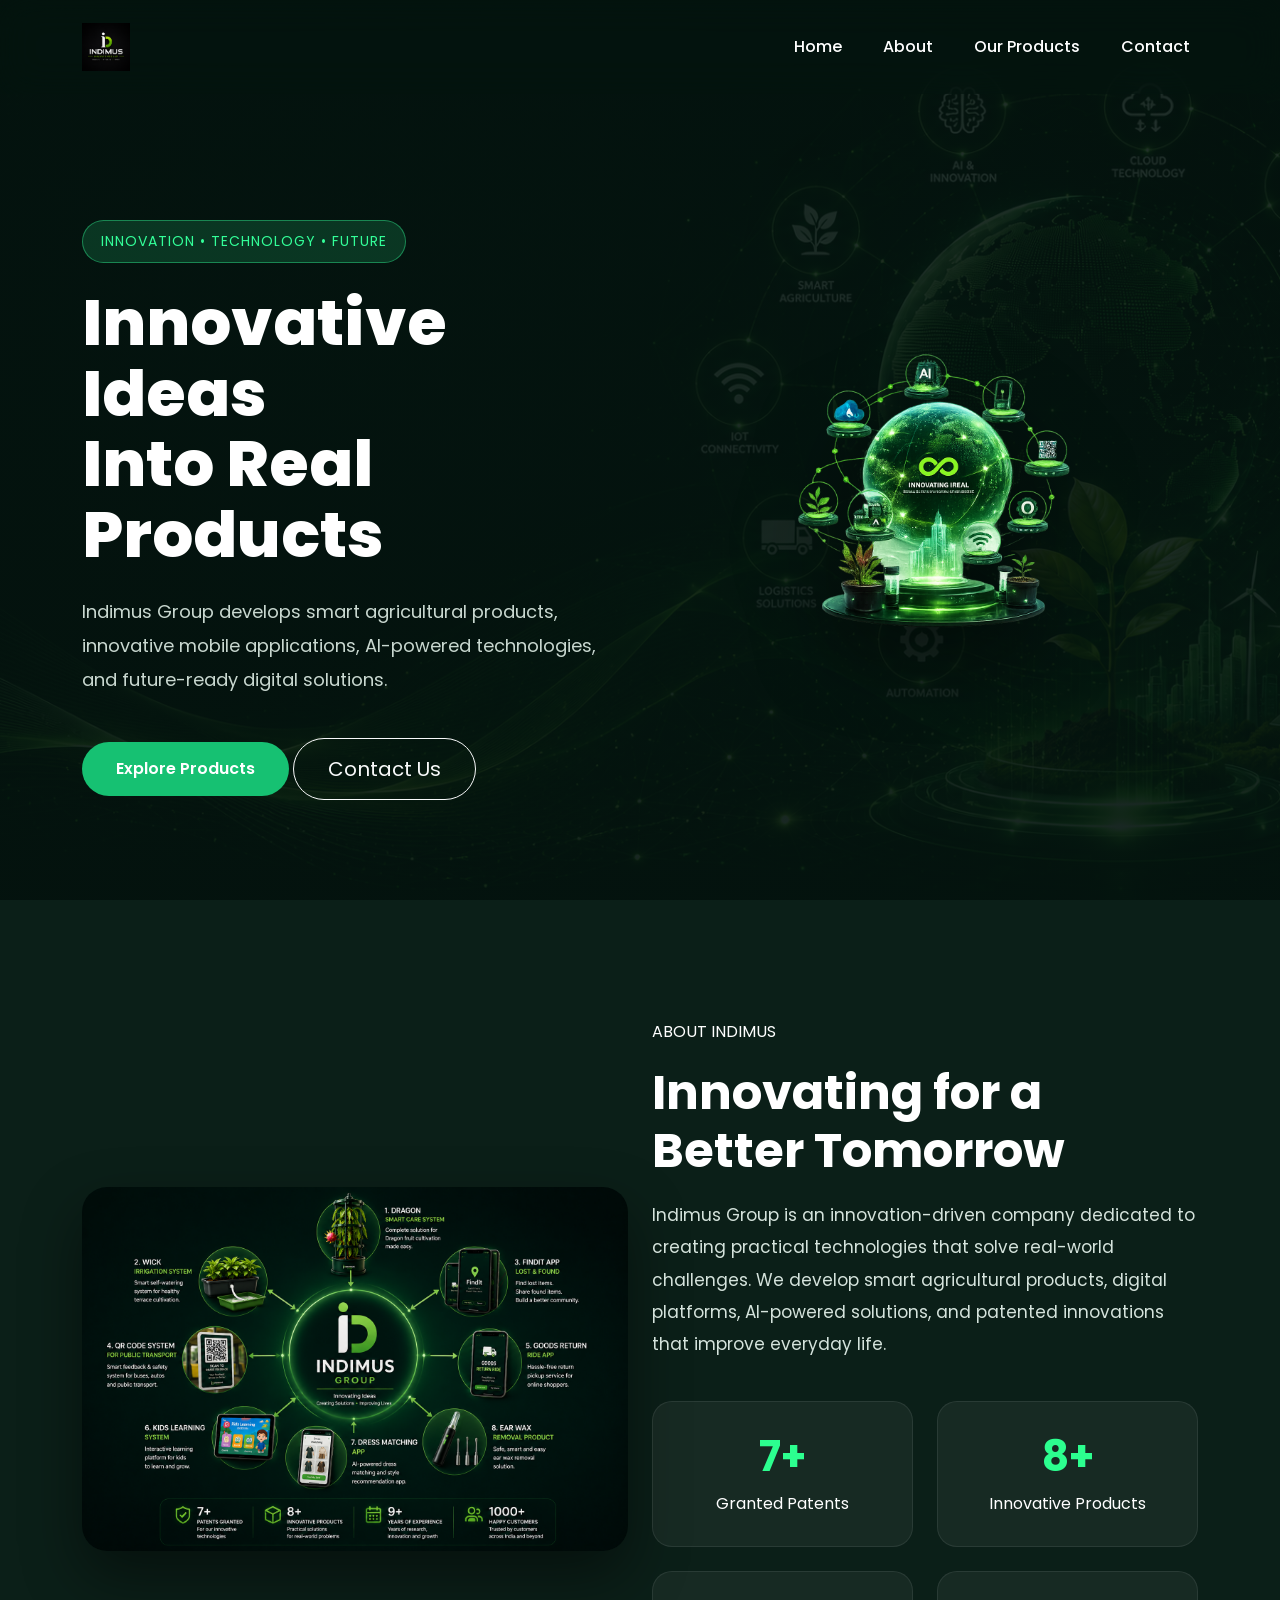
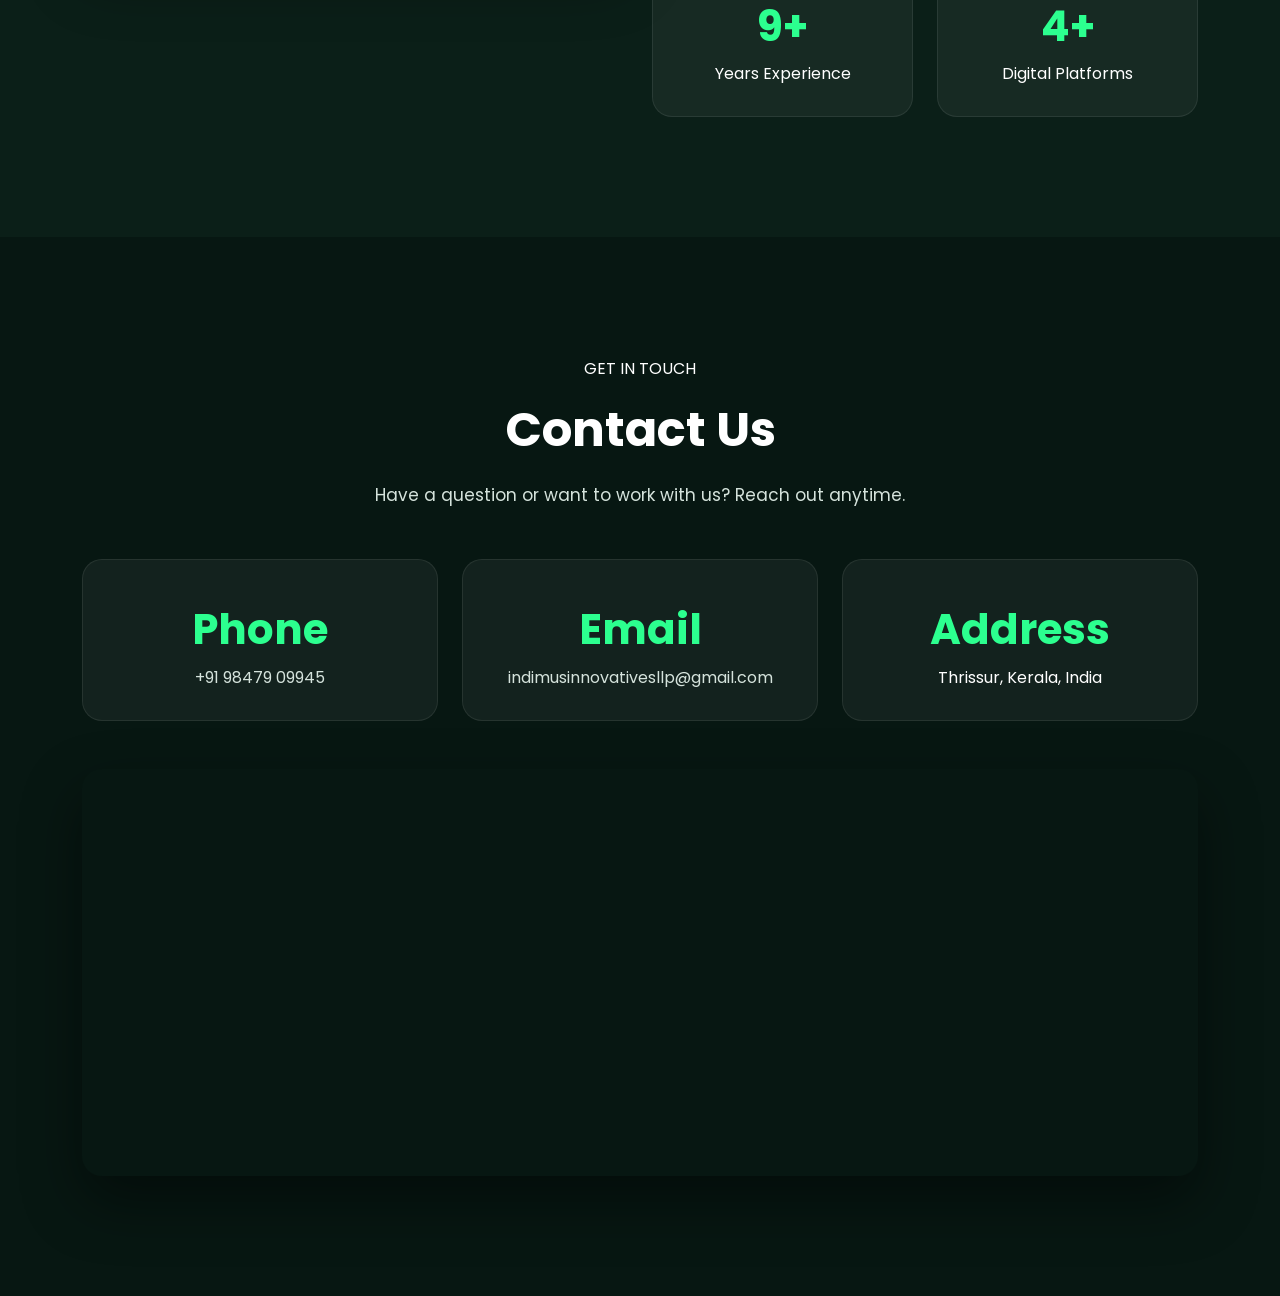
<file: index.html>
<!DOCTYPE html>
<html lang="en">

<head>

<meta charset="UTF-8">
<meta name="viewport" content="width=device-width, initial-scale=1.0">

<title>Indimus Group | Innovation for the Future</title>

<meta name="description" content="Indimus Group - Building Innovative Products & Digital Technologies">

<link rel="preconnect" href="https://fonts.googleapis.com">
<link rel="preconnect" href="https://fonts.gstatic.com" crossorigin>

<link href="https://fonts.googleapis.com/css2?family=Poppins:wght@300;400;500;600;700;800&display=swap" rel="stylesheet">
    <head>

<meta charset="UTF-8">
<meta name="viewport" content="width=device-width, initial-scale=1.0">

<title>Indimus Group | Innovation for the Future</title>

<meta name="description" content="Indimus Group - Building Innovative Products & Digital Technologies">

<link rel="preconnect" href="https://fonts.googleapis.com">
<link rel="preconnect" href="https://fonts.gstatic.com" crossorigin>

<link href="https://fonts.googleapis.com/css2?family=Poppins:wght@300;400;500;600;700;800&display=swap" rel="stylesheet">

<link href="https://cdn.jsdelivr.net/npm/bootstrap@5.3.3/dist/css/bootstrap.min.css" rel="stylesheet">

<link rel="stylesheet" href="style.css">

</head>

<link href="https://cdn.jsdelivr.net/npm/bootstrap@5.3.3/dist/css/bootstrap.min.css" rel="stylesheet">

<link rel="stylesheet" href="style.css">

</head>

<body>

<nav class="navbar navbar-expand-lg navbar-dark fixed-top">

<div class="container">

<a class="navbar-brand fw-bold" href="#">

<img src="logo.png" height="42">

</a>

<button class="navbar-toggler" type="button" data-bs-toggle="collapse" data-bs-target="#menu">

<span class="navbar-toggler-icon"></span>

</button>

<div class="collapse navbar-collapse" id="menu">

<ul class="navbar-nav ms-auto">

<li class="nav-item"><a class="nav-link active" href="#">Home</a></li>

<li class="nav-item"><a class="nav-link" href="#about">About</a></li>

<li class="nav-item">
    <a class="nav-link" href="products.html">Our Products</a>
</li>

<li class="nav-item"><a class="nav-link" href="#contact">Contact</a></li>

</ul>

</div>

</div>

</nav>

<section class="hero">

<div class="container">

<div class="row align-items-center">

<div class="col-lg-6">

<span class="hero-tag">
INNOVATION • TECHNOLOGY • FUTURE
</span>

<h1>

Innovative Ideas<br>

Into Real Products

</h1>

<p>

Indimus Group develops smart agricultural products,
innovative mobile applications,
AI-powered technologies,
and future-ready digital solutions.

</p>

<a href="products.html" class="btn btn-success">
    Explore Products
</a>
<a href="#" class="btn btn-outline-light btn-lg">

Contact Us

</a>

</div>

<div class="col-lg-6 text-center">

<img src="hero.png" class="img-fluid hero-image">

</div>

</div>

</div>

</section>
<!--================ ABOUT =================-->

<section class="about" id="about">

<div class="container">

<div class="row align-items-center">

<div class="col-lg-6">

<img src="about.png" class="img-fluid about-image">

</div>

<div class="col-lg-6">

<span class="section-tag">
ABOUT INDIMUS
</span>

<h2 class="section-title">
Innovating for a Better Tomorrow
</h2>

<p class="about-text">

Indimus Group is an innovation-driven company dedicated to creating practical technologies that solve real-world challenges. We develop smart agricultural products, digital platforms, AI-powered solutions, and patented innovations that improve everyday life.

</p>

<div class="row mt-4">

<div class="col-6 mb-4">

<div class="stat-card">

<h3>7+</h3>

<p>Granted Patents</p>

</div>

</div>

<div class="col-6 mb-4">

<div class="stat-card">

<h3>8+</h3>

<p>Innovative Products</p>

</div>

</div>

<div class="col-6">

<div class="stat-card">

<h3>9+</h3>

<p>Years Experience</p>

</div>

</div>

<div class="col-6">

<div class="stat-card">

<h3>4+</h3>

<p>Digital Platforms</p>

</div>

</div>

</div>

</div>

</div>

</div>

</section>
    <!--================ CONTACT =================-->
<section class="contact" id="contact">
<div class="container">
<div class="text-center mb-5">
<span class="section-tag">
GET IN TOUCH
</span>
<h2 class="section-title">
Contact Us
</h2>
<p class="about-text">
Have a question or want to work with us? Reach out anytime.
</p>
</div>
<div class="row g-4">
<div class="col-lg-4 col-md-6">
<div class="stat-card contact-card">
<i class="fa-solid fa-phone"></i>
<h3 class="contact-heading">Phone</h3>
<p><a href="tel:+919847909945" class="contact-link">+91 98479 09945</a></p>
</div>
</div>
<div class="col-lg-4 col-md-6">
<div class="stat-card contact-card">
<i class="fa-solid fa-envelope"></i>
<h3 class="contact-heading">Email</h3>
<p><a href="mailto:indimusinnovativesllp@gmail.com" class="contact-link">indimusinnovativesllp@gmail.com</a></p>
</div>
</div>
<div class="col-lg-4 col-md-12">
<div class="stat-card contact-card">
<i class="fa-solid fa-location-dot"></i>
<h3 class="contact-heading">Address</h3>
<p>Thrissur, Kerala, India</p>
</div>
</div>
</div>
<div class="map-box mt-5">
<iframe
src="https://www.google.com/maps?q=Thrissur,Kerala,India&output=embed"
width="100%"
height="400"
style="border:0;"
allowfullscreen=""
loading="lazy">
</iframe>
</div>
</div>
</section>
  
<script src="https://cdn.jsdelivr.net/npm/bootstrap@5.3.3/dist/js/bootstrap.bundle.min.js"></script>

<script src="script.js"></script>

</body>

</html>
</file>
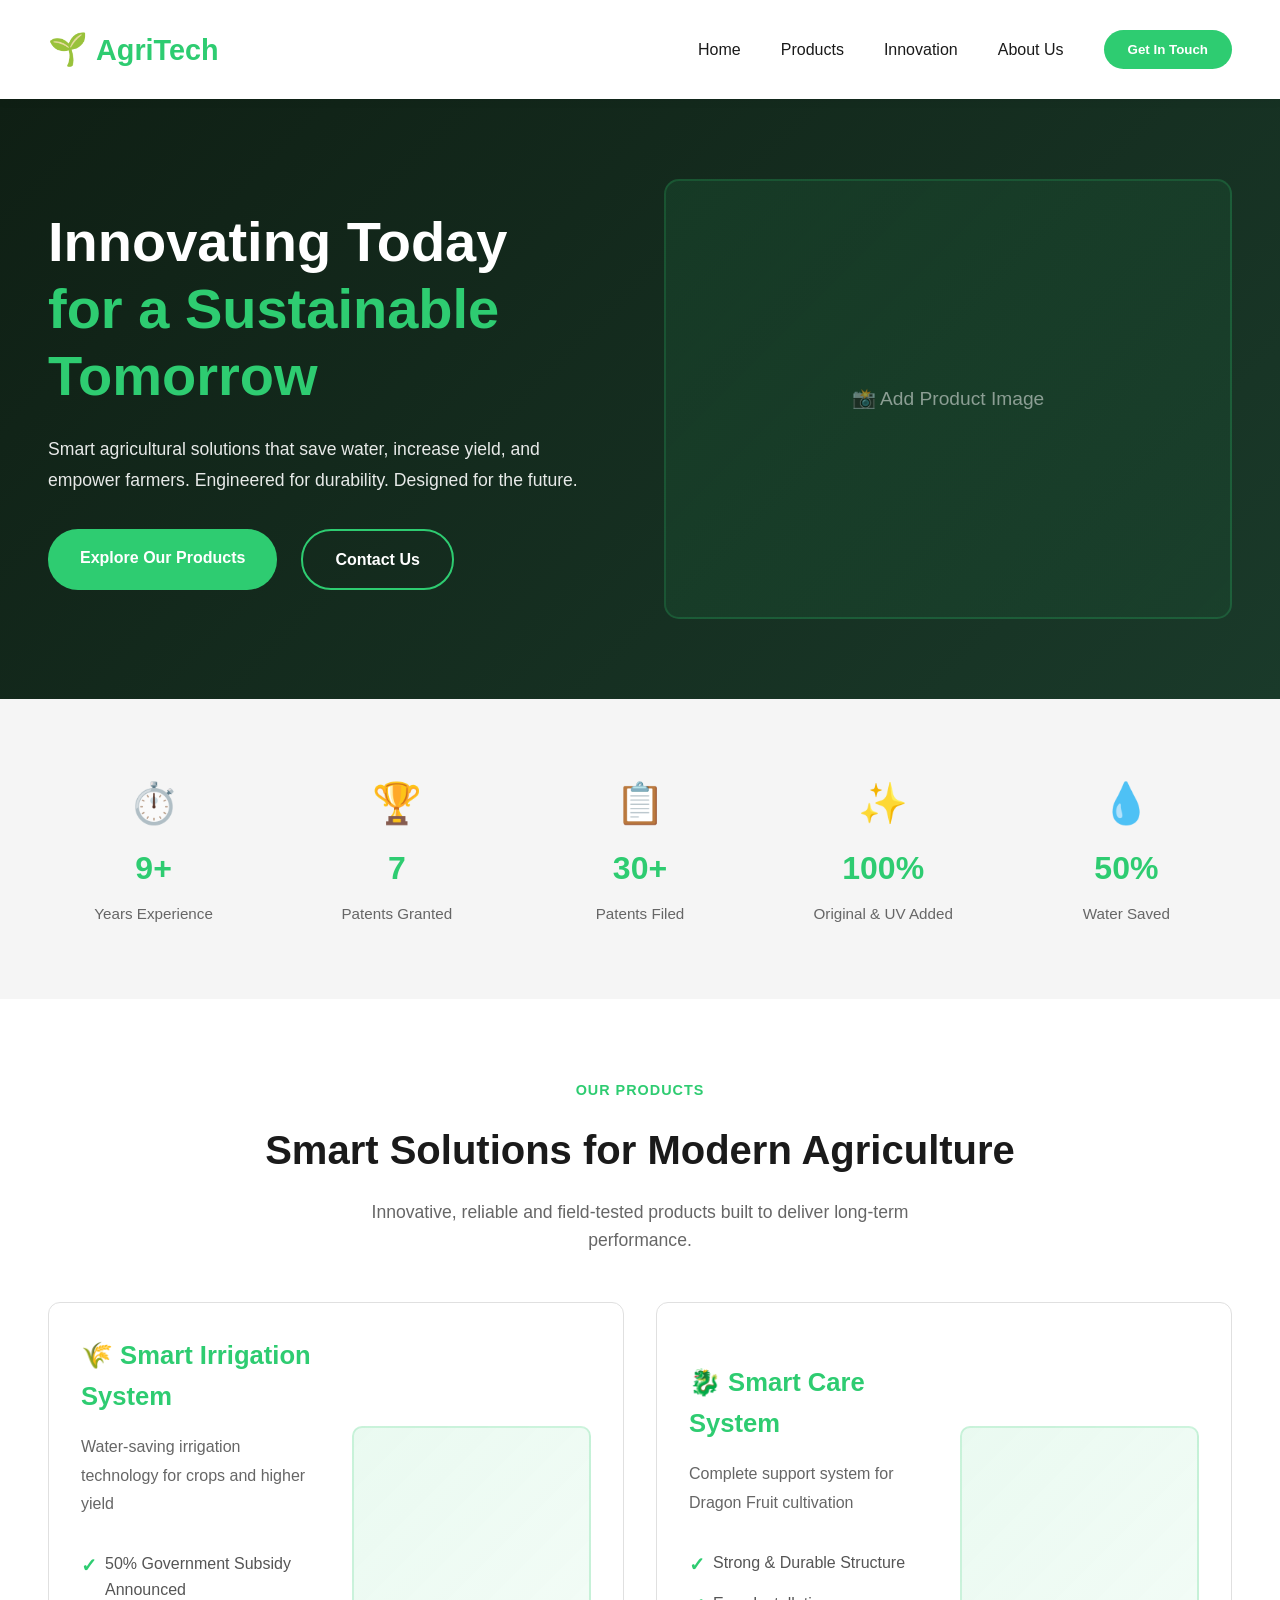
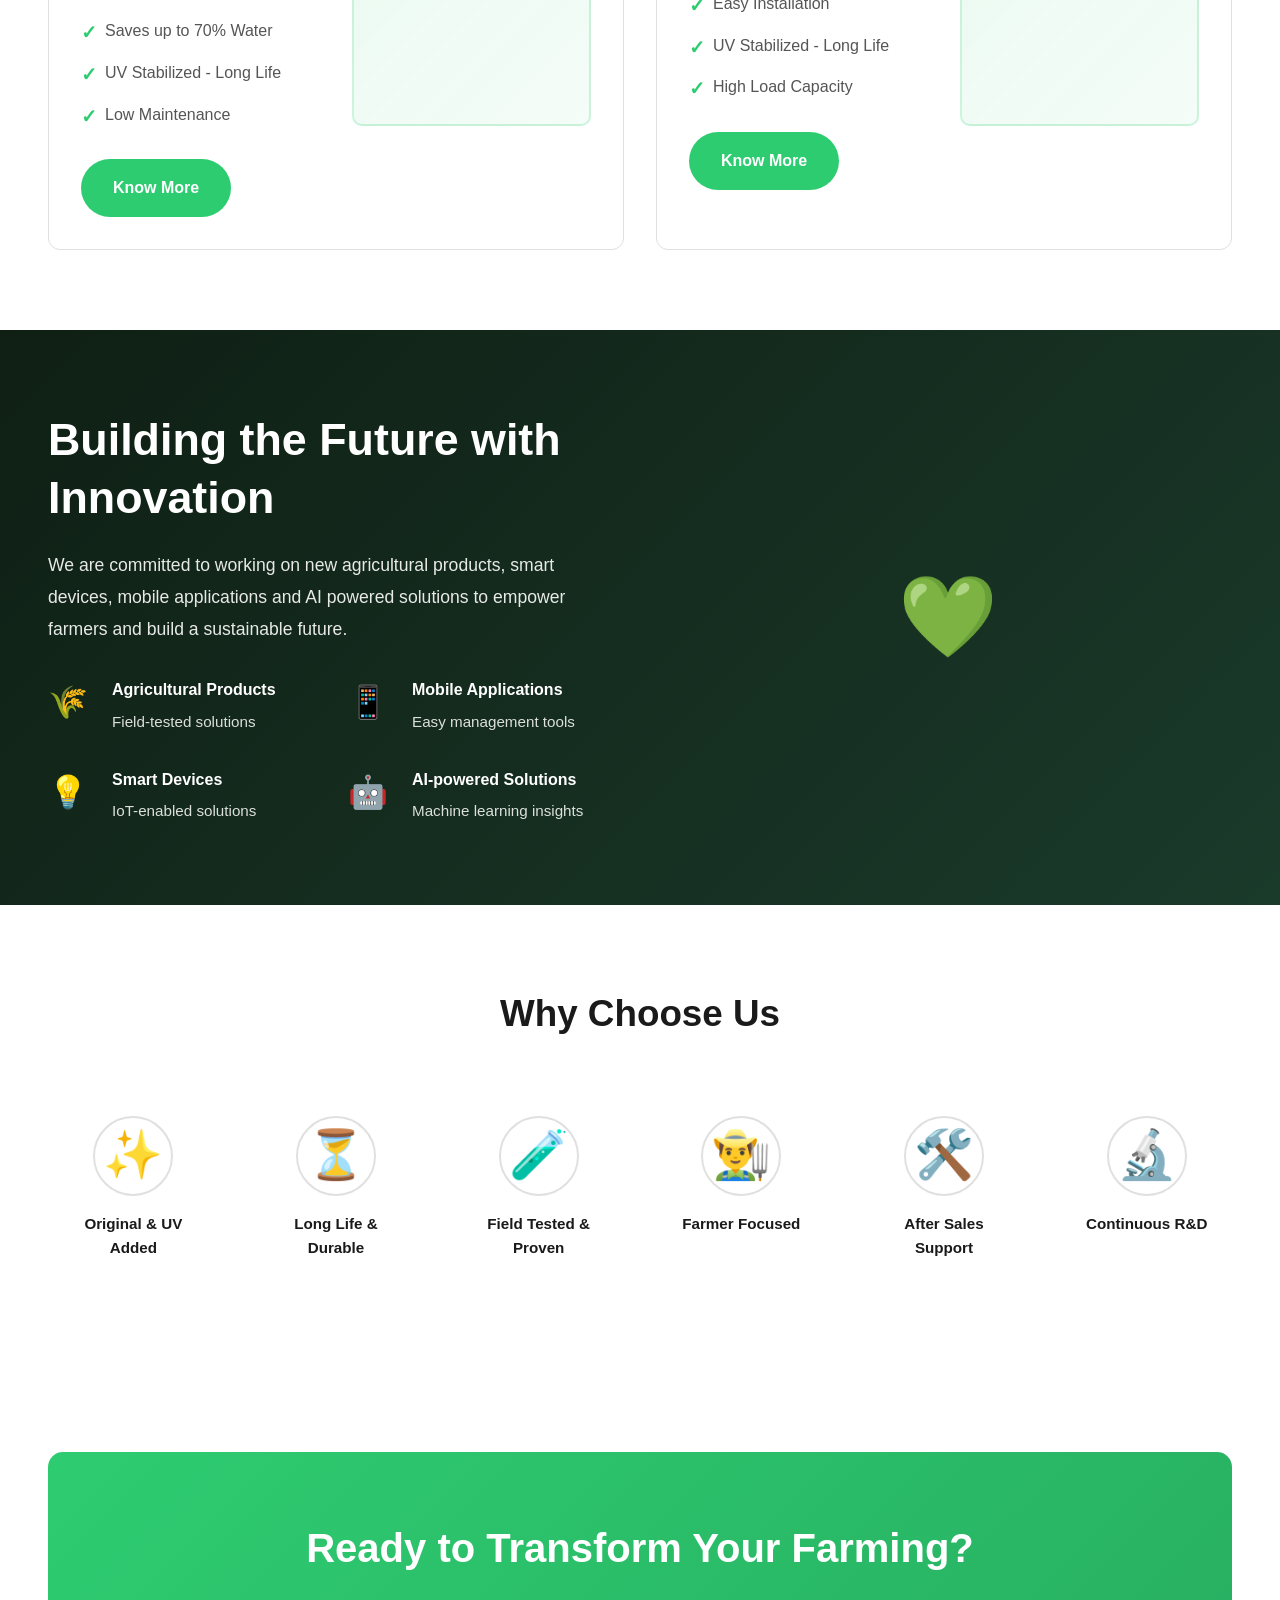
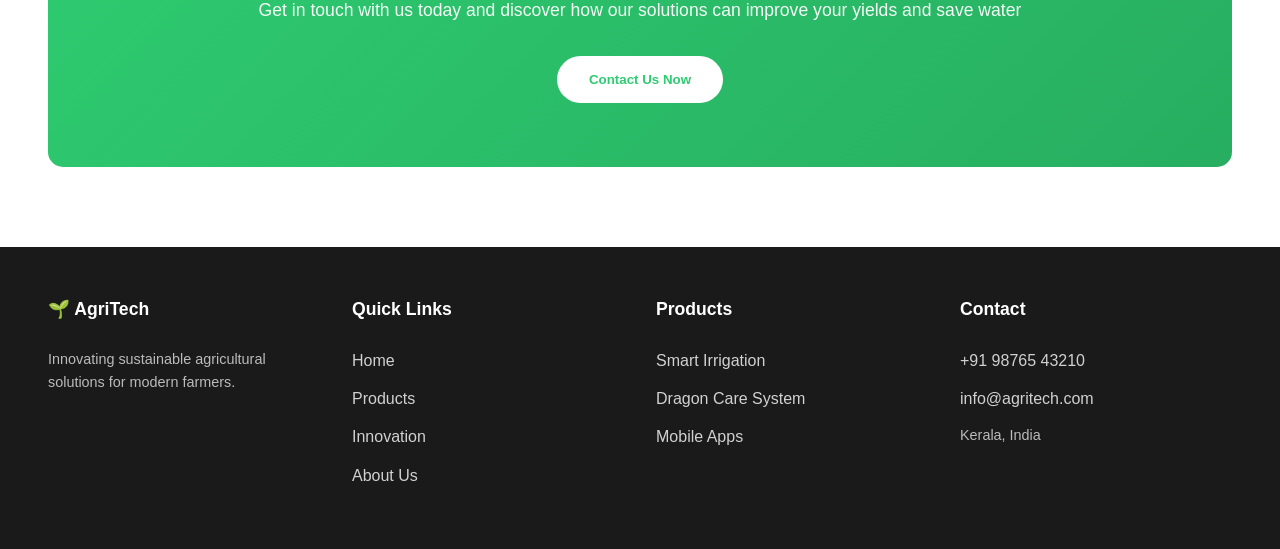
<file: agricultural-tech-homepage.html>
<!DOCTYPE html>
<html lang="en">
<head>
    <meta charset="UTF-8">
    <meta name="viewport" content="width=device-width, initial-scale=1.0">
    <title>AgriTech Solutions - Smart Agriculture for Sustainable Future</title>
    <style>
        * {
            margin: 0;
            padding: 0;
            box-sizing: border-box;
        }

        :root {
            --primary-green: #2ecc71;
            --dark-bg: #0f1f14;
            --text-dark: #1a1a1a;
            --text-light: #ffffff;
            --gray-light: #f5f5f5;
            --gray-medium: #e0e0e0;
        }

        body {
            font-family: -apple-system, BlinkMacSystemFont, 'Segoe UI', Roboto, Oxygen, Ubuntu, Cantarell, sans-serif;
            line-height: 1.6;
            color: var(--text-dark);
        }

        /* ===== HEADER & NAVIGATION ===== */
        header {
            display: flex;
            justify-content: space-between;
            align-items: center;
            padding: 1.5rem 3rem;
            background: var(--text-light);
            box-shadow: 0 2px 10px rgba(0,0,0,0.05);
            position: sticky;
            top: 0;
            z-index: 100;
        }

        .logo {
            font-size: 1.8rem;
            font-weight: 700;
            color: var(--primary-green);
            display: flex;
            align-items: center;
            gap: 0.5rem;
        }

        .logo::before {
            content: "🌱";
            font-size: 2rem;
        }

        nav {
            display: flex;
            gap: 2.5rem;
            align-items: center;
        }

        nav a {
            text-decoration: none;
            color: var(--text-dark);
            font-weight: 500;
            transition: color 0.3s;
        }

        nav a:hover {
            color: var(--primary-green);
        }

        .cta-btn {
            background: var(--primary-green);
            color: var(--text-light);
            padding: 0.75rem 1.5rem;
            border-radius: 25px;
            text-decoration: none;
            font-weight: 600;
            transition: all 0.3s;
            border: none;
            cursor: pointer;
        }

        .cta-btn:hover {
            background: #27ae60;
            transform: translateY(-2px);
            box-shadow: 0 5px 15px rgba(46, 204, 113, 0.3);
        }

        /* ===== HERO SECTION ===== */
        .hero {
            background: linear-gradient(135deg, var(--dark-bg) 0%, #1a3a2a 100%);
            color: var(--text-light);
            padding: 5rem 3rem;
            display: grid;
            grid-template-columns: 1fr 1fr;
            gap: 3rem;
            align-items: center;
            min-height: 600px;
        }

        .hero-content h1 {
            font-size: 3.5rem;
            line-height: 1.2;
            margin-bottom: 1.5rem;
            font-weight: 700;
        }

        .hero-content h1 .accent {
            color: var(--primary-green);
        }

        .hero-content p {
            font-size: 1.1rem;
            margin-bottom: 2rem;
            opacity: 0.9;
            line-height: 1.8;
        }

        .hero-buttons {
            display: flex;
            gap: 1.5rem;
        }

        .btn-primary {
            background: var(--primary-green);
            color: var(--text-light);
            padding: 1rem 2rem;
            border-radius: 30px;
            text-decoration: none;
            font-weight: 600;
            border: none;
            cursor: pointer;
            transition: all 0.3s;
            display: inline-block;
        }

        .btn-primary:hover {
            background: #27ae60;
            transform: translateY(-3px);
            box-shadow: 0 10px 25px rgba(46, 204, 113, 0.4);
        }

        .btn-secondary {
            background: transparent;
            color: var(--text-light);
            padding: 1rem 2rem;
            border-radius: 30px;
            text-decoration: none;
            font-weight: 600;
            border: 2px solid var(--primary-green);
            cursor: pointer;
            transition: all 0.3s;
            display: inline-block;
        }

        .btn-secondary:hover {
            background: var(--primary-green);
            color: var(--text-light);
        }

        .hero-image {
            background: linear-gradient(135deg, rgba(46,204,113,0.1) 0%, rgba(46,204,113,0.05) 100%);
            border-radius: 15px;
            height: 100%;
            min-height: 400px;
            display: flex;
            align-items: center;
            justify-content: center;
            overflow: hidden;
            border: 2px solid rgba(46,204,113,0.2);
            position: relative;
        }

        .hero-image img {
            width: 100%;
            height: 100%;
            object-fit: cover;
            border-radius: 13px;
        }

        .hero-image::before {
            content: "📸 Add Product Image";
            position: absolute;
            color: rgba(255,255,255,0.5);
            font-size: 1.2rem;
            text-align: center;
        }

        /* ===== STATS SECTION ===== */
        .stats {
            background: var(--gray-light);
            padding: 3rem;
            display: grid;
            grid-template-columns: repeat(5, 1fr);
            gap: 2rem;
            text-align: center;
        }

        .stat-item {
            padding: 1.5rem;
        }

        .stat-icon {
            font-size: 2.5rem;
            margin-bottom: 0.5rem;
        }

        .stat-number {
            font-size: 2rem;
            font-weight: 700;
            color: var(--primary-green);
            margin-bottom: 0.5rem;
        }

        .stat-label {
            font-size: 0.95rem;
            color: #666;
            font-weight: 500;
        }

        /* ===== PRODUCTS SECTION ===== */
        .products {
            padding: 5rem 3rem;
            background: var(--text-light);
        }

        .section-header {
            text-align: center;
            margin-bottom: 3rem;
        }

        .section-label {
            color: var(--primary-green);
            font-weight: 600;
            font-size: 0.9rem;
            text-transform: uppercase;
            letter-spacing: 1px;
            margin-bottom: 1rem;
        }

        .section-header h2 {
            font-size: 2.5rem;
            margin-bottom: 1rem;
            color: var(--text-dark);
        }

        .section-header p {
            font-size: 1.1rem;
            color: #666;
            max-width: 600px;
            margin: 0 auto;
        }

        .products-grid {
            display: grid;
            grid-template-columns: repeat(2, 1fr);
            gap: 2rem;
        }

        .product-card {
            background: white;
            border-radius: 12px;
            padding: 2rem;
            border: 1px solid var(--gray-medium);
            transition: all 0.3s;
            display: grid;
            grid-template-columns: 1fr 1fr;
            gap: 2rem;
            align-items: center;
        }

        .product-card:hover {
            border-color: var(--primary-green);
            box-shadow: 0 10px 30px rgba(46,204,113,0.1);
        }

        .product-info h3 {
            font-size: 1.6rem;
            margin-bottom: 1rem;
            color: var(--primary-green);
        }

        .product-info p {
            color: #666;
            margin-bottom: 1.5rem;
            line-height: 1.8;
        }

        .product-features {
            list-style: none;
            margin-bottom: 1.5rem;
        }

        .product-features li {
            padding: 0.5rem 0;
            padding-left: 1.5rem;
            color: #555;
            position: relative;
        }

        .product-features li::before {
            content: "✓";
            position: absolute;
            left: 0;
            color: var(--primary-green);
            font-weight: bold;
            font-size: 1.2rem;
        }

        .product-image {
            background: linear-gradient(135deg, rgba(46,204,113,0.1) 0%, rgba(46,204,113,0.05) 100%);
            border-radius: 10px;
            height: 300px;
            display: flex;
            align-items: center;
            justify-content: center;
            border: 2px solid rgba(46,204,113,0.2);
            color: rgba(0,0,0,0.3);
            font-size: 0.9rem;
            text-align: center;
            padding: 1rem;
        }

        .product-image img {
            width: 100%;
            height: 100%;
            object-fit: cover;
            border-radius: 8px;
        }

        /* ===== INNOVATION SECTION ===== */
        .innovation {
            background: linear-gradient(135deg, var(--dark-bg) 0%, #1a3a2a 100%);
            color: var(--text-light);
            padding: 5rem 3rem;
            display: grid;
            grid-template-columns: 1fr 1fr;
            gap: 3rem;
            align-items: center;
        }

        .innovation-content h2 {
            font-size: 2.8rem;
            margin-bottom: 1.5rem;
            line-height: 1.3;
        }

        .innovation-content p {
            font-size: 1.1rem;
            margin-bottom: 2rem;
            opacity: 0.9;
            line-height: 1.8;
        }

        .innovation-grid {
            display: grid;
            grid-template-columns: repeat(2, 1fr);
            gap: 2rem;
        }

        .innovation-item {
            display: flex;
            gap: 1rem;
        }

        .innovation-icon {
            font-size: 2rem;
            min-width: 3rem;
        }

        .innovation-item h4 {
            font-size: 1rem;
            margin-bottom: 0.3rem;
        }

        .innovation-item p {
            font-size: 0.95rem;
            opacity: 0.85;
            margin: 0;
        }

        /* ===== TRUST SECTION ===== */
        .trust {
            padding: 5rem 3rem;
            background: var(--text-light);
            text-align: center;
        }

        .trust h2 {
            font-size: 2.3rem;
            margin-bottom: 3rem;
            color: var(--text-dark);
        }

        .trust-grid {
            display: grid;
            grid-template-columns: repeat(6, 1fr);
            gap: 2rem;
        }

        .trust-item {
            padding: 1.5rem;
        }

        .trust-icon {
            font-size: 3rem;
            margin-bottom: 1rem;
            width: 80px;
            height: 80px;
            border: 2px solid var(--gray-medium);
            border-radius: 50%;
            display: flex;
            align-items: center;
            justify-content: center;
            margin: 0 auto 1rem;
            transition: all 0.3s;
        }

        .trust-item:hover .trust-icon {
            border-color: var(--primary-green);
            background: rgba(46,204,113,0.1);
        }

        .trust-item h4 {
            font-size: 0.95rem;
            color: var(--text-dark);
            margin-bottom: 0.5rem;
            font-weight: 600;
        }

        /* ===== CTA SECTION ===== */
        .final-cta {
            background: linear-gradient(135deg, var(--primary-green) 0%, #27ae60 100%);
            color: var(--text-light);
            padding: 4rem 3rem;
            text-align: center;
            border-radius: 15px;
            margin: 5rem 3rem;
        }

        .final-cta h2 {
            font-size: 2.5rem;
            margin-bottom: 1rem;
        }

        .final-cta p {
            font-size: 1.1rem;
            margin-bottom: 2rem;
            opacity: 0.95;
        }

        /* ===== FOOTER ===== */
        footer {
            background: var(--text-dark);
            color: var(--text-light);
            padding: 3rem;
            display: grid;
            grid-template-columns: repeat(4, 1fr);
            gap: 2rem;
        }

        footer h4 {
            margin-bottom: 1.5rem;
            font-size: 1.1rem;
        }

        footer a {
            display: block;
            margin-bottom: 0.8rem;
            opacity: 0.8;
            text-decoration: none;
            color: var(--text-light);
            transition: opacity 0.3s;
        }

        footer a:hover {
            opacity: 1;
            color: var(--primary-green);
        }

        footer p {
            opacity: 0.7;
            font-size: 0.9rem;
        }

        /* ===== RESPONSIVE ===== */
        @media (max-width: 768px) {
            header {
                padding: 1rem 1.5rem;
                flex-direction: column;
                gap: 1rem;
            }

            nav {
                flex-wrap: wrap;
                justify-content: center;
                gap: 1rem;
            }

            .hero {
                grid-template-columns: 1fr;
                padding: 3rem 1.5rem;
                min-height: auto;
            }

            .hero-content h1 {
                font-size: 2.2rem;
            }

            .stats {
                grid-template-columns: repeat(2, 1fr);
            }

            .products-grid {
                grid-template-columns: 1fr;
            }

            .product-card {
                grid-template-columns: 1fr;
            }

            .innovation {
                grid-template-columns: 1fr;
            }

            .innovation-grid {
                grid-template-columns: 1fr;
            }

            .trust-grid {
                grid-template-columns: repeat(3, 1fr);
            }

            footer {
                grid-template-columns: repeat(2, 1fr);
            }
        }
    </style>
</head>
<body>
    <!-- HEADER -->
    <header>
        <div class="logo">AgriTech</div>
        <nav>
            <a href="#home">Home</a>
            <a href="#products">Products</a>
            <a href="#innovation">Innovation</a>
            <a href="#about">About Us</a>
            <button class="cta-btn">Get In Touch</button>
        </nav>
    </header>

    <!-- HERO SECTION -->
    <section class="hero" id="home">
        <div class="hero-content">
            <h1>Innovating Today<br><span class="accent">for a Sustainable Tomorrow</span></h1>
            <p>Smart agricultural solutions that save water, increase yield, and empower farmers. Engineered for durability. Designed for the future.</p>
            <div class="hero-buttons">
                <a href="#products" class="btn-primary">Explore Our Products</a>
                <a href="#contact" class="btn-secondary">Contact Us</a>
            </div>
        </div>
        <div class="hero-image">
            <!-- Replace src with your actual image path -->
            <!-- <img src="path-to-your-image.jpg" alt="Agricultural Innovation"> -->
        </div>
    </section>

    <!-- STATS SECTION -->
    <section class="stats">
        <div class="stat-item">
            <div class="stat-icon">⏱️</div>
            <div class="stat-number">9+</div>
            <div class="stat-label">Years Experience</div>
        </div>
        <div class="stat-item">
            <div class="stat-icon">🏆</div>
            <div class="stat-number">7</div>
            <div class="stat-label">Patents Granted</div>
        </div>
        <div class="stat-item">
            <div class="stat-icon">📋</div>
            <div class="stat-number">30+</div>
            <div class="stat-label">Patents Filed</div>
        </div>
        <div class="stat-item">
            <div class="stat-icon">✨</div>
            <div class="stat-number">100%</div>
            <div class="stat-label">Original & UV Added</div>
        </div>
        <div class="stat-item">
            <div class="stat-icon">💧</div>
            <div class="stat-number">50%</div>
            <div class="stat-label">Water Saved</div>
        </div>
    </section>

    <!-- PRODUCTS SECTION -->
    <section class="products" id="products">
        <div class="section-header">
            <div class="section-label">OUR PRODUCTS</div>
            <h2>Smart Solutions for Modern Agriculture</h2>
            <p>Innovative, reliable and field-tested products built to deliver long-term performance.</p>
        </div>
        <div class="products-grid">
            <div class="product-card">
                <div class="product-info">
                    <h3>🌾 Smart Irrigation System</h3>
                    <p>Water-saving irrigation technology for crops and higher yield</p>
                    <ul class="product-features">
                        <li>50% Government Subsidy Announced</li>
                        <li>Saves up to 70% Water</li>
                        <li>UV Stabilized - Long Life</li>
                        <li>Low Maintenance</li>
                    </ul>
                    <a href="#" class="btn-primary">Know More</a>
                </div>
                <div class="product-image">
                    <!-- Replace src with actual product image -->
                    <!-- <img src="path-to-product-image-1.jpg" alt="Irrigation System"> -->
                </div>
            </div>

            <div class="product-card">
                <div class="product-info">
                    <h3>🐉 Smart Care System</h3>
                    <p>Complete support system for Dragon Fruit cultivation</p>
                    <ul class="product-features">
                        <li>Strong & Durable Structure</li>
                        <li>Easy Installation</li>
                        <li>UV Stabilized - Long Life</li>
                        <li>High Load Capacity</li>
                    </ul>
                    <a href="#" class="btn-primary">Know More</a>
                </div>
                <div class="product-image">
                    <!-- Replace src with actual product image -->
                    <!-- <img src="path-to-product-image-2.jpg" alt="Dragon Smart Care"> -->
                </div>
            </div>
        </div>
    </section>

    <!-- INNOVATION SECTION -->
    <section class="innovation" id="innovation">
        <div class="innovation-content">
            <h2>Building the Future with Innovation</h2>
            <p>We are committed to working on new agricultural products, smart devices, mobile applications and AI powered solutions to empower farmers and build a sustainable future.</p>
            <div class="innovation-grid">
                <div class="innovation-item">
                    <div class="innovation-icon">🌾</div>
                    <div>
                        <h4>Agricultural Products</h4>
                        <p>Field-tested solutions</p>
                    </div>
                </div>
                <div class="innovation-item">
                    <div class="innovation-icon">📱</div>
                    <div>
                        <h4>Mobile Applications</h4>
                        <p>Easy management tools</p>
                    </div>
                </div>
                <div class="innovation-item">
                    <div class="innovation-icon">💡</div>
                    <div>
                        <h4>Smart Devices</h4>
                        <p>IoT-enabled solutions</p>
                    </div>
                </div>
                <div class="innovation-item">
                    <div class="innovation-icon">🤖</div>
                    <div>
                        <h4>AI-powered Solutions</h4>
                        <p>Machine learning insights</p>
                    </div>
                </div>
            </div>
        </div>
        <div class="innovation-image" style="text-align: center; font-size: 5rem;">
            💚
        </div>
    </section>

    <!-- TRUST SECTION -->
    <section class="trust" id="about">
        <h2>Why Choose Us</h2>
        <div class="trust-grid">
            <div class="trust-item">
                <div class="trust-icon">✨</div>
                <h4>Original & UV Added</h4>
            </div>
            <div class="trust-item">
                <div class="trust-icon">⏳</div>
                <h4>Long Life & Durable</h4>
            </div>
            <div class="trust-item">
                <div class="trust-icon">🧪</div>
                <h4>Field Tested & Proven</h4>
            </div>
            <div class="trust-item">
                <div class="trust-icon">👨‍🌾</div>
                <h4>Farmer Focused</h4>
            </div>
            <div class="trust-item">
                <div class="trust-icon">🛠️</div>
                <h4>After Sales Support</h4>
            </div>
            <div class="trust-item">
                <div class="trust-icon">🔬</div>
                <h4>Continuous R&D</h4>
            </div>
        </div>
    </section>

    <!-- FINAL CTA -->
    <section class="final-cta" id="contact">
        <h2>Ready to Transform Your Farming?</h2>
        <p>Get in touch with us today and discover how our solutions can improve your yields and save water</p>
        <button class="btn-primary" style="background: white; color: var(--primary-green); cursor: pointer;">Contact Us Now</button>
    </section>

    <!-- FOOTER -->
    <footer>
        <div>
            <h4>🌱 AgriTech</h4>
            <p>Innovating sustainable agricultural solutions for modern farmers.</p>
        </div>
        <div>
            <h4>Quick Links</h4>
            <a href="#home">Home</a>
            <a href="#products">Products</a>
            <a href="#innovation">Innovation</a>
            <a href="#about">About Us</a>
        </div>
        <div>
            <h4>Products</h4>
            <a href="#">Smart Irrigation</a>
            <a href="#">Dragon Care System</a>
            <a href="#">Mobile Apps</a>
        </div>
        <div>
            <h4>Contact</h4>
            <a href="tel:+919876543210">+91 98765 43210</a>
            <a href="mailto:info@agritech.com">info@agritech.com</a>
            <p>Kerala, India</p>
        </div>
    </footer>
</body>
</html>
</file>
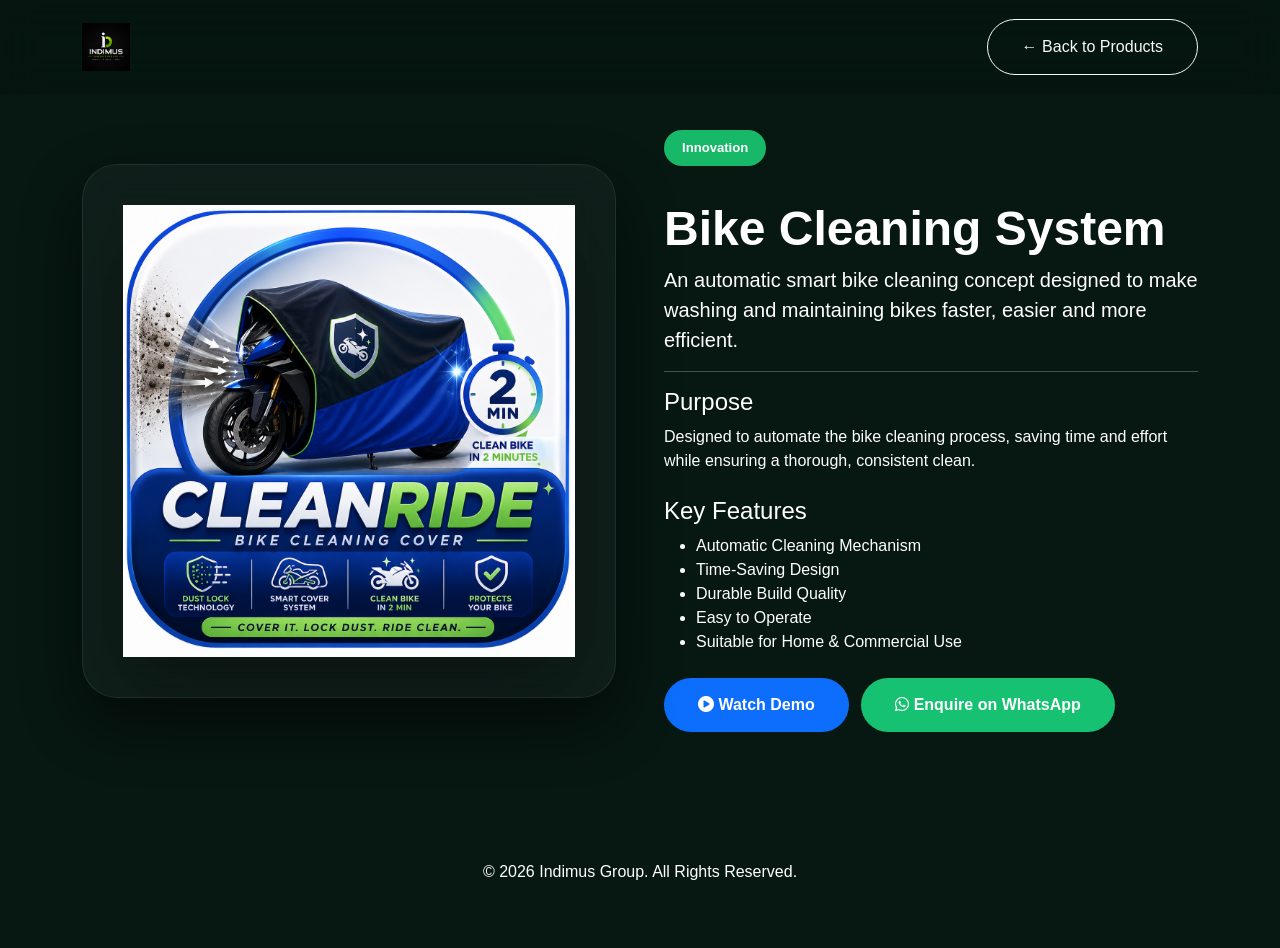
<file: bike.html>
<!DOCTYPE html>
<html lang="en">
<head>
<meta charset="UTF-8">
<meta name="viewport" content="width=device-width, initial-scale=1.0">
<title>Bike Cleaning System | Indimus Group</title>
<link href="https://cdn.jsdelivr.net/npm/bootstrap@5.3.3/dist/css/bootstrap.min.css" rel="stylesheet">
<link rel="stylesheet" href="https://cdnjs.cloudflare.com/ajax/libs/font-awesome/6.5.2/css/all.min.css">
<link rel="stylesheet" href="style.css">
</head>
<body>
<nav class="navbar navbar-expand-lg navbar-dark fixed-top">
<div class="container">
<a class="navbar-brand" href="index.html">
<img src="logo.png" height="55">
</a>
<div class="ms-auto">
<a href="products.html" class="btn btn-outline-light">
← Back to Products
</a>
</div>
</div>
</nav>
<section class="container" style="padding-top:130px;padding-bottom:80px;">
<div class="row align-items-center g-5">
<div class="col-lg-6">
<div class="product-image-box">
<img src="bike.png" class="img-fluid product-detail-image">
</div>
</div>
<div class="col-lg-6">
<span class="product-badge">
Innovation
</span>
<h1 class="display-5 fw-bold mt-3">
Bike Cleaning System
</h1>
<p class="lead">
An automatic smart bike cleaning concept designed to make washing and maintaining bikes faster, easier and more efficient.
</p>
<hr>
<h4>Purpose</h4>
<p>
Designed to automate the bike cleaning process, saving time and effort while ensuring a thorough, consistent clean.
</p>
<h4 class="mt-4">
Key Features
</h4>
<ul>
<li>Automatic Cleaning Mechanism</li>
<li>Time-Saving Design</li>
<li>Durable Build Quality</li>
<li>Easy to Operate</li>
<li>Suitable for Home & Commercial Use</li>
</ul>
<div class="mt-4">
<a href="#"
class="btn btn-primary me-2">
<i class="fa-solid fa-circle-play"></i>
Watch Demo
</a>
<a href="https://wa.me/919847475673?text=Hello%20Indimus%20Group,%20I%20am%20interested%20in%20the%20Bike%20Cleaning%20System.%20Please%20share%20more%20details."
class="btn btn-success"
target="_blank">
<i class="fab fa-whatsapp"></i>
Enquire on WhatsApp
</a>
</div>
</div>
</div>
</section>
<footer class="text-center py-5">
<p>
© 2026 Indimus Group. All Rights Reserved.
</p>
</footer>
<script src="https://cdn.jsdelivr.net/npm/bootstrap@5.3.3/dist/js/bootstrap.bundle.min.js"></script>
</body>
</html>
</file>
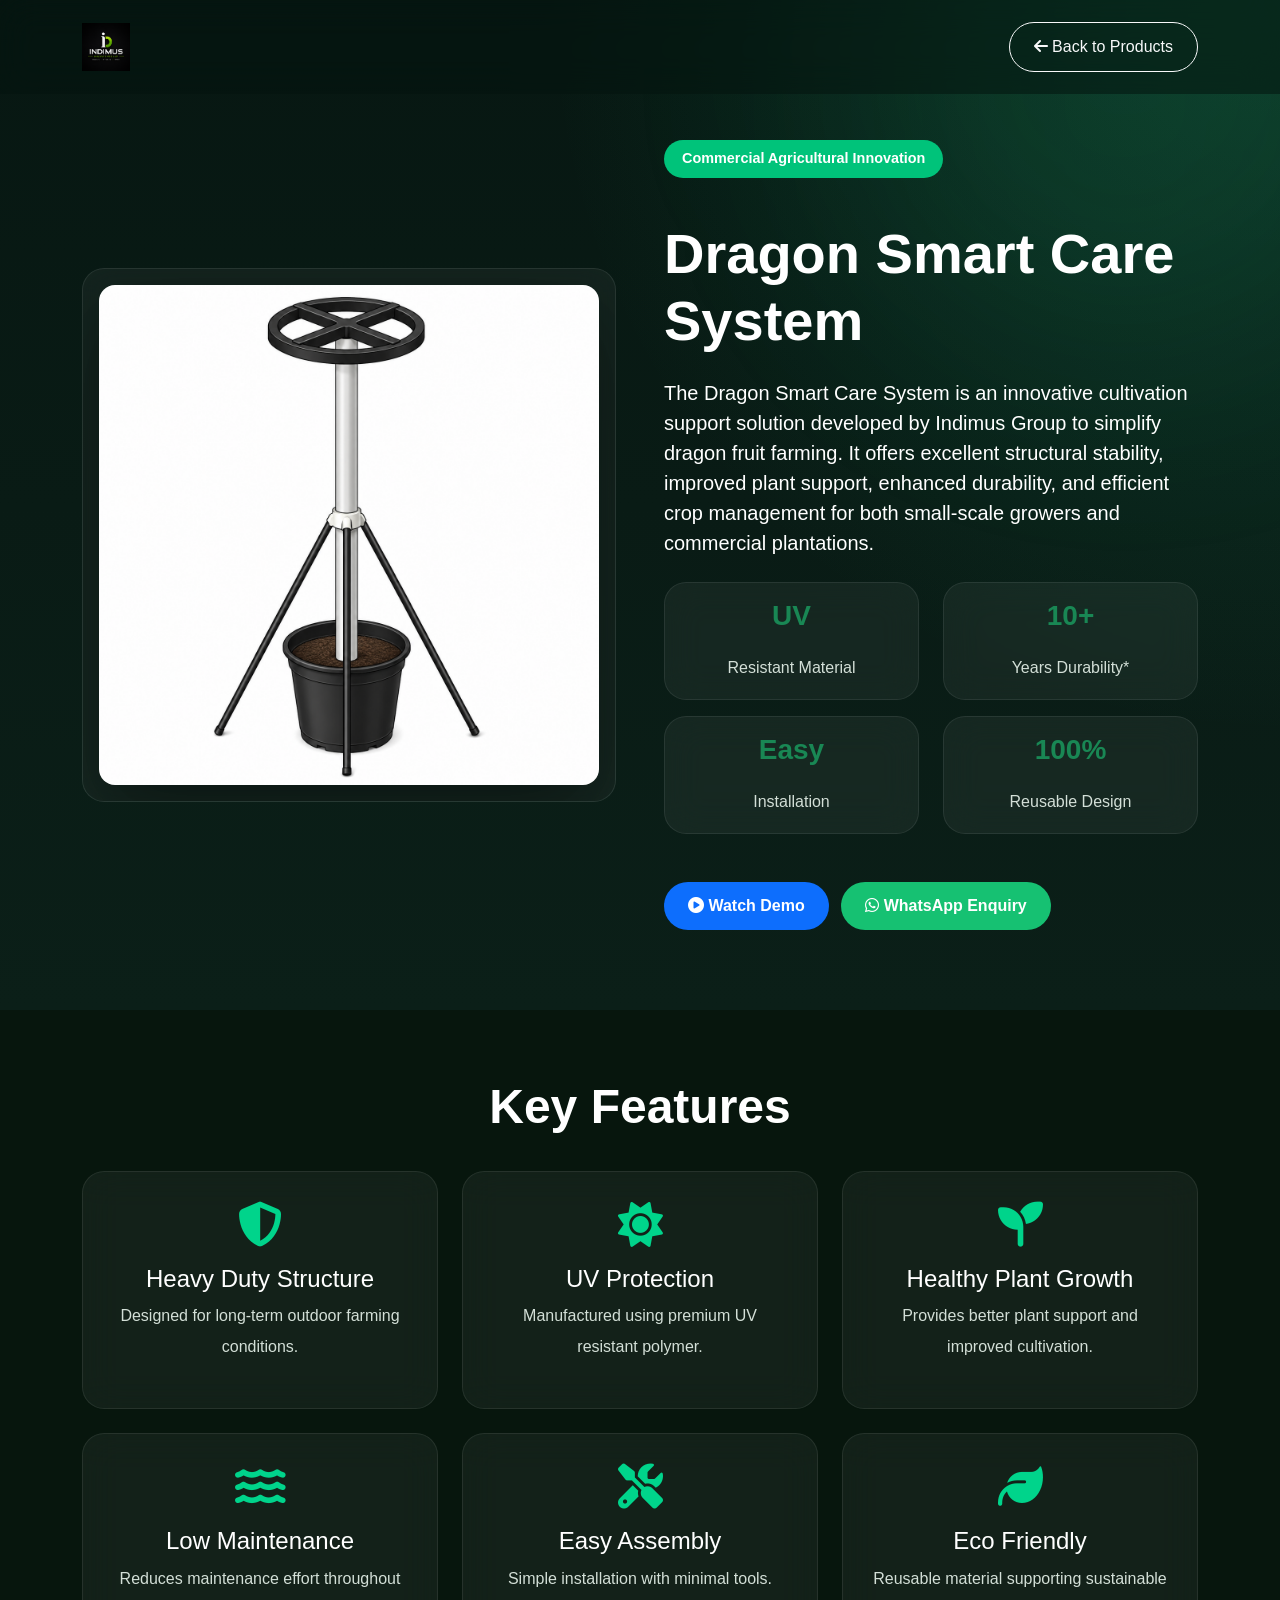
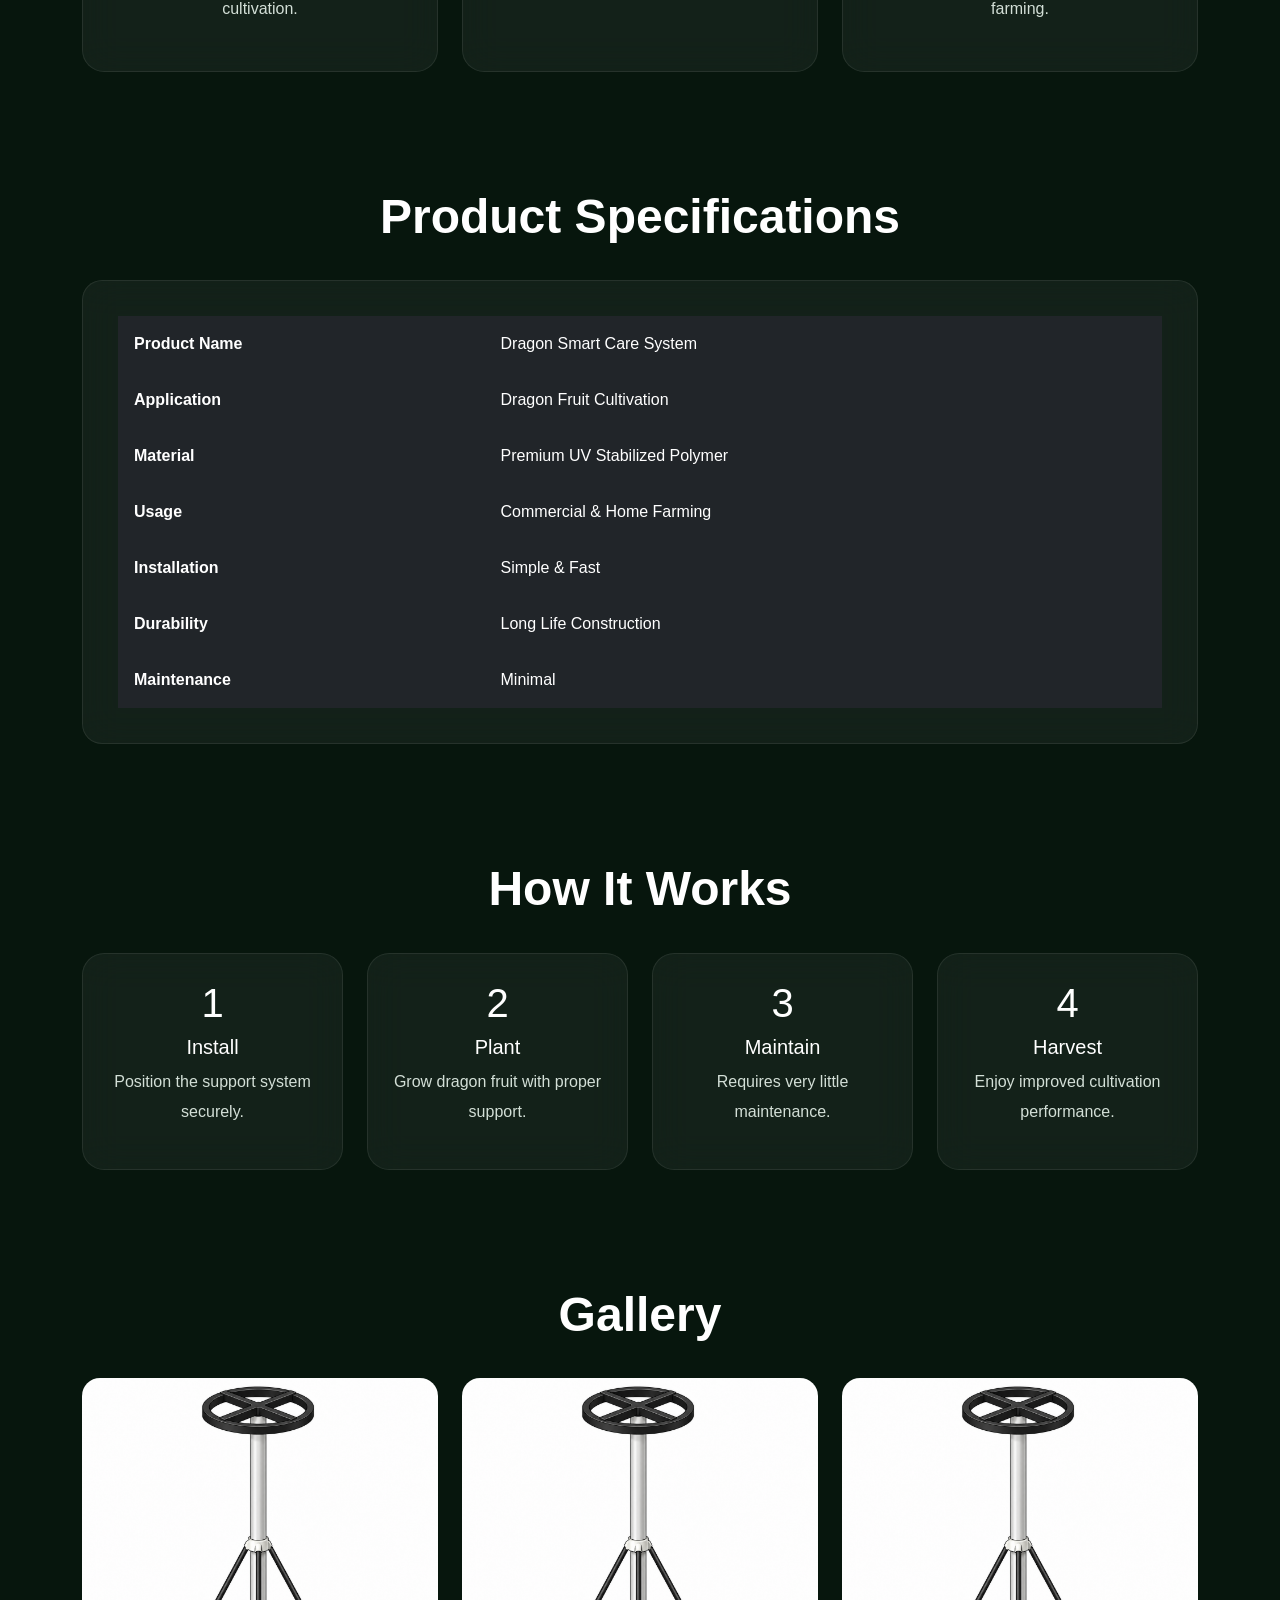
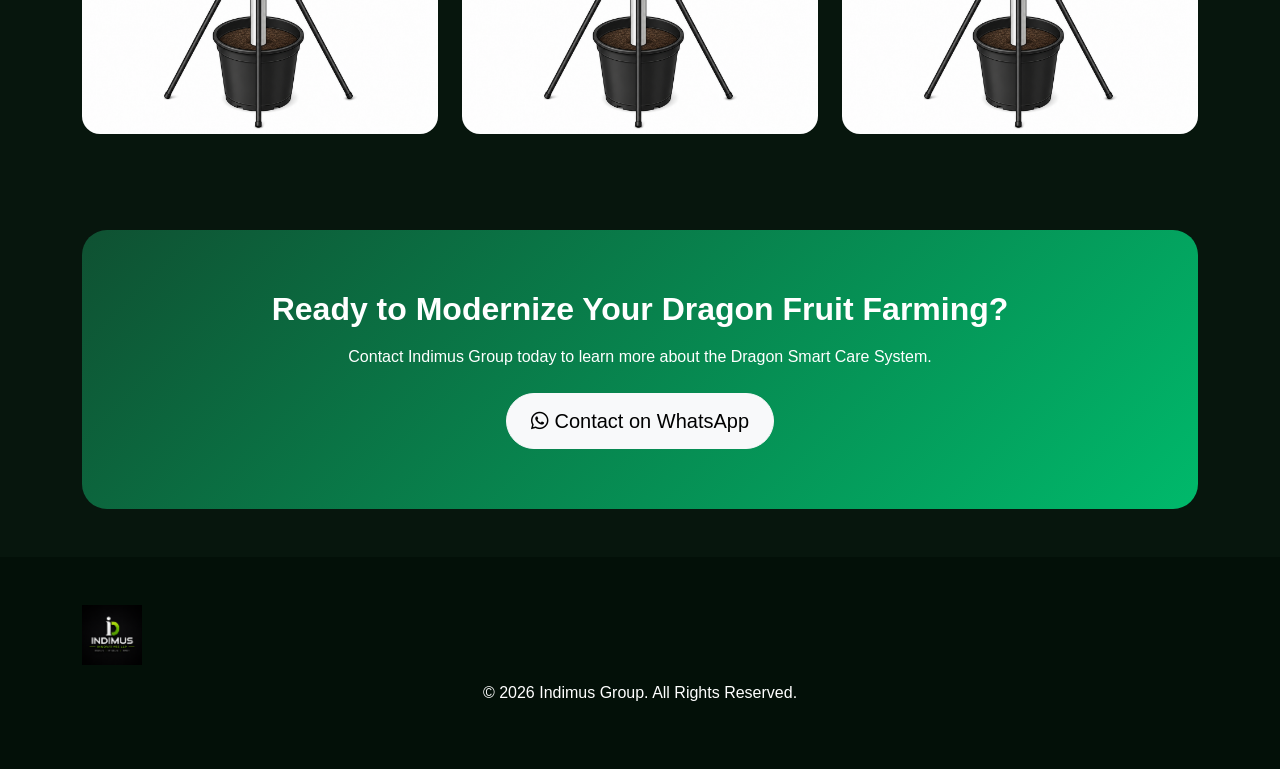
<file: dragon.html>
<!DOCTYPE html>
<html lang="en">

<head>

<meta charset="UTF-8">
<meta name="viewport" content="width=device-width, initial-scale=1.0">

<title>Dragon Smart Care System | Indimus Group</title>

<meta name="description" content="Dragon Smart Care System by Indimus Group - An innovative cultivation support system for modern dragon fruit farming.">

<link href="https://cdn.jsdelivr.net/npm/bootstrap@5.3.3/dist/css/bootstrap.min.css" rel="stylesheet">
<link rel="stylesheet" href="https://cdnjs.cloudflare.com/ajax/libs/font-awesome/6.5.2/css/all.min.css">
<link href="https://unpkg.com/aos@2.3.4/dist/aos.css" rel="stylesheet">
<link rel="stylesheet" href="style.css">

<style>

body{
    background:#07160d;
    color:#ffffff;
}

.product-hero{
    padding:140px 0 80px;
}

.glass-card{
    background:rgba(255,255,255,.05);
    border:1px solid rgba(255,255,255,.08);
    backdrop-filter:blur(18px);
    border-radius:22px;
    transition:.45s;
    overflow:hidden;
}

.glass-card:hover{
    transform:translateY(-8px);
    box-shadow:0 25px 60px rgba(0,255,170,.18);
}

.hero-image{
    transition:.5s;
}

.hero-image:hover{
    transform:scale(1.03) rotate(-1deg);
}

.product-badge{
    display:inline-block;
    padding:8px 18px;
    background:#00c37a;
    border-radius:30px;
    font-size:.9rem;
    font-weight:600;
}

.section-title{
    font-weight:700;
    margin-bottom:35px;
}

.feature-box{
    padding:30px;
    height:100%;
    text-align:center;
}

.feature-box i{
    font-size:45px;
    color:#00d48b;
    margin-bottom:18px;
}

.spec-table{
    overflow:hidden;
    border-radius:20px;
}

.spec-table table{
    margin:0;
}

.spec-table td{
    padding:16px;
}

.spec-table tr:nth-child(even){
    background:rgba(255,255,255,.03);
}

.gallery-img{
    border-radius:18px;
    transition:.45s;
}

.gallery-img:hover{
    transform:scale(1.05);
}

.timeline-box{
    padding:25px;
    height:100%;
}

.cta-box{
    border-radius:25px;
    padding:60px;
    background:linear-gradient(135deg,#0f5132,#00b96b);
}

footer{
    background:#031008;
}

.btn{
    border-radius:40px;
    padding:12px 24px;
}

@media(max-width:768px){

.product-hero{
padding-top:120px;
}

.cta-box{
padding:35px 25px;
}

}

</style>

</head>

<body>

<nav class="navbar navbar-expand-lg navbar-dark fixed-top">

<div class="container">

<a class="navbar-brand" href="index.html">
<img src="logo.png" height="55" alt="Indimus Group">
</a>

<div class="ms-auto">

<a href="products.html" class="btn btn-outline-light">

<i class="fa-solid fa-arrow-left"></i> Back to Products

</a>

</div>

</div>

</nav>

<section class="product-hero">

<div class="container">

<div class="row align-items-center g-5">

<div class="col-lg-6" data-aos="fade-right">

<div class="glass-card p-3">

<img src="dragon.png" class="img-fluid hero-image rounded-4" alt="Dragon Smart Care System">

</div>

</div>

<div class="col-lg-6" data-aos="fade-left">

<span class="product-badge">

Commercial Agricultural Innovation

</span>

<h1 class="display-4 fw-bold mt-4">

Dragon Smart Care System

</h1>

<p class="lead mt-4">

The Dragon Smart Care System is an innovative cultivation support solution developed by Indimus Group to simplify dragon fruit farming. It offers excellent structural stability, improved plant support, enhanced durability, and efficient crop management for both small-scale growers and commercial plantations.

</p>

<div class="row mt-4">

<div class="col-6 mb-3">

<div class="glass-card text-center p-3">

<h3 class="text-success">UV</h3>

<p class="mb-0">Resistant Material</p>

</div>

</div>

<div class="col-6 mb-3">

<div class="glass-card text-center p-3">

<h3 class="text-success">10+</h3>

<p class="mb-0">Years Durability*</p>

</div>

</div>

<div class="col-6">

<div class="glass-card text-center p-3">

<h3 class="text-success">Easy</h3>

<p class="mb-0">Installation</p>

</div>

</div>

<div class="col-6">

<div class="glass-card text-center p-3">

<h3 class="text-success">100%</h3>

<p class="mb-0">Reusable Design</p>

</div>

</div>

</div>

<div class="mt-5">

<a href="#" class="btn btn-primary me-2">

<i class="fa-solid fa-circle-play"></i>
Watch Demo

</a>

<a href="https://wa.me/919847475673?text=Hello%20Indimus%20Group,%20I%20am%20interested%20in%20the%20Dragon%20Smart%20Care%20System."
class="btn btn-success"
target="_blank">

<i class="fab fa-whatsapp"></i>
WhatsApp Enquiry

</a>

</div>

</div>

</div>

</div>

</section>

<section class="py-5">

<div class="container">

<h2 class="section-title text-center" data-aos="fade-up">

Key Features

</h2>

<div class="row g-4">

<div class="col-md-4">

<div class="glass-card feature-box">

<i class="fas fa-shield-alt"></i>

<h4>Heavy Duty Structure</h4>

<p>

Designed for long-term outdoor farming conditions.

</p>

</div>

</div>

<div class="col-md-4">

<div class="glass-card feature-box">

<i class="fas fa-sun"></i>

<h4>UV Protection</h4>

<p>

Manufactured using premium UV resistant polymer.

</p>

</div>

</div>

<div class="col-md-4">

<div class="glass-card feature-box">

<i class="fas fa-seedling"></i>

<h4>Healthy Plant Growth</h4>

<p>

Provides better plant support and improved cultivation.

</p>

</div>

</div>

<div class="col-md-4">

<div class="glass-card feature-box">

<i class="fas fa-water"></i>

<h4>Low Maintenance</h4>

<p>

Reduces maintenance effort throughout cultivation.

</p>

</div>

</div>

<div class="col-md-4">

<div class="glass-card feature-box">

<i class="fas fa-screwdriver-wrench"></i>

<h4>Easy Assembly</h4>

<p>

Simple installation with minimal tools.

</p>

</div>

</div>

<div class="col-md-4">

<div class="glass-card feature-box">

<i class="fas fa-leaf"></i>

<h4>Eco Friendly</h4>

<p>

Reusable material supporting sustainable farming.

</p>

</div>

</div>

</div>

</div>

</section>

<section class="py-5">

<div class="container">

<h2 class="section-title text-center">

Product Specifications

</h2>

<div class="glass-card spec-table">

<table class="table table-dark table-borderless align-middle">

<tbody>

<tr>

<td><strong>Product Name</strong></td>

<td>Dragon Smart Care System</td>

</tr>

<tr>

<td><strong>Application</strong></td>

<td>Dragon Fruit Cultivation</td>

</tr>

<tr>

<td><strong>Material</strong></td>

<td>Premium UV Stabilized Polymer</td>

</tr>

<tr>

<td><strong>Usage</strong></td>

<td>Commercial & Home Farming</td>

</tr>

<tr>

<td><strong>Installation</strong></td>

<td>Simple & Fast</td>

</tr>

<tr>

<td><strong>Durability</strong></td>

<td>Long Life Construction</td>

</tr>

<tr>

<td><strong>Maintenance</strong></td>

<td>Minimal</td>

</tr>

</tbody>

</table>

</div>

</div>

</section>

<section class="py-5">

<div class="container">

<h2 class="section-title text-center">

How It Works

</h2>

<div class="row g-4">

<div class="col-md-3">

<div class="glass-card timeline-box text-center">

<h1>1</h1>

<h5>Install</h5>

<p>Position the support system securely.</p>

</div>

</div>

<div class="col-md-3">

<div class="glass-card timeline-box text-center">

<h1>2</h1>

<h5>Plant</h5>

<p>Grow dragon fruit with proper support.</p>

</div>

</div>

<div class="col-md-3">

<div class="glass-card timeline-box text-center">

<h1>3</h1>

<h5>Maintain</h5>

<p>Requires very little maintenance.</p>

</div>

</div>

<div class="col-md-3">

<div class="glass-card timeline-box text-center">

<h1>4</h1>

<h5>Harvest</h5>

<p>Enjoy improved cultivation performance.</p>

</div>

</div>

</div>

</div>

</section>

<section class="py-5">

<div class="container">

<h2 class="section-title text-center">

Gallery

</h2>

<div class="row g-4">

<div class="col-md-4">

<img src="dragon.png" class="img-fluid gallery-img">

</div>

<div class="col-md-4">

<img src="dragon.png" class="img-fluid gallery-img">

</div>

<div class="col-md-4">

<img src="dragon.png" class="img-fluid gallery-img">

</div>

</div>

</div>

</section>

<section class="py-5">

<div class="container">

<div class="cta-box text-center">

<h2 class="fw-bold">

Ready to Modernize Your Dragon Fruit Farming?

</h2>

<p class="mt-3 mb-4">

Contact Indimus Group today to learn more about the Dragon Smart Care System.

</p>

<a href="https://wa.me/919847475673?text=Hello%20Indimus%20Group,%20I%20would%20like%20to%20know%20more%20about%20the%20Dragon%20Smart%20Care%20System."
target="_blank"
class="btn btn-light btn-lg">

<i class="fab fa-whatsapp"></i>

Contact on WhatsApp

</a>

</div>

</div>

</section>

<footer class="py-5 text-center">

<div class="container">

<img src="logo.png" height="60" class="mb-3">

<p>

© 2026 Indimus Group. All Rights Reserved.

</p>

</div>

</footer>

<script src="https://cdn.jsdelivr.net/npm/bootstrap@5.3.3/dist/js/bootstrap.bundle.min.js"></script>
<script src="https://unpkg.com/aos@2.3.4/dist/aos.js"></script>

<script>

AOS.init({
duration:1000,
once:true
});

document.querySelectorAll('.glass-card').forEach(card=>{

card.addEventListener('mousemove',e=>{

const rect=card.getBoundingClientRect();

const x=e.clientX-rect.left;
const y=e.clientY-rect.top;

card.style.transform=
`perspective(1000px)
rotateX(${-(y-rect.height/2)/20}deg)
rotateY(${(x-rect.width/2)/20}deg)
translateY(-8px)`;

});

card.addEventListener('mouseleave',()=>{

card.style.transform='perspective(1000px) rotateX(0deg) rotateY(0deg) translateY(0px)';

});

});

</script>

</body>

</html>
</file>
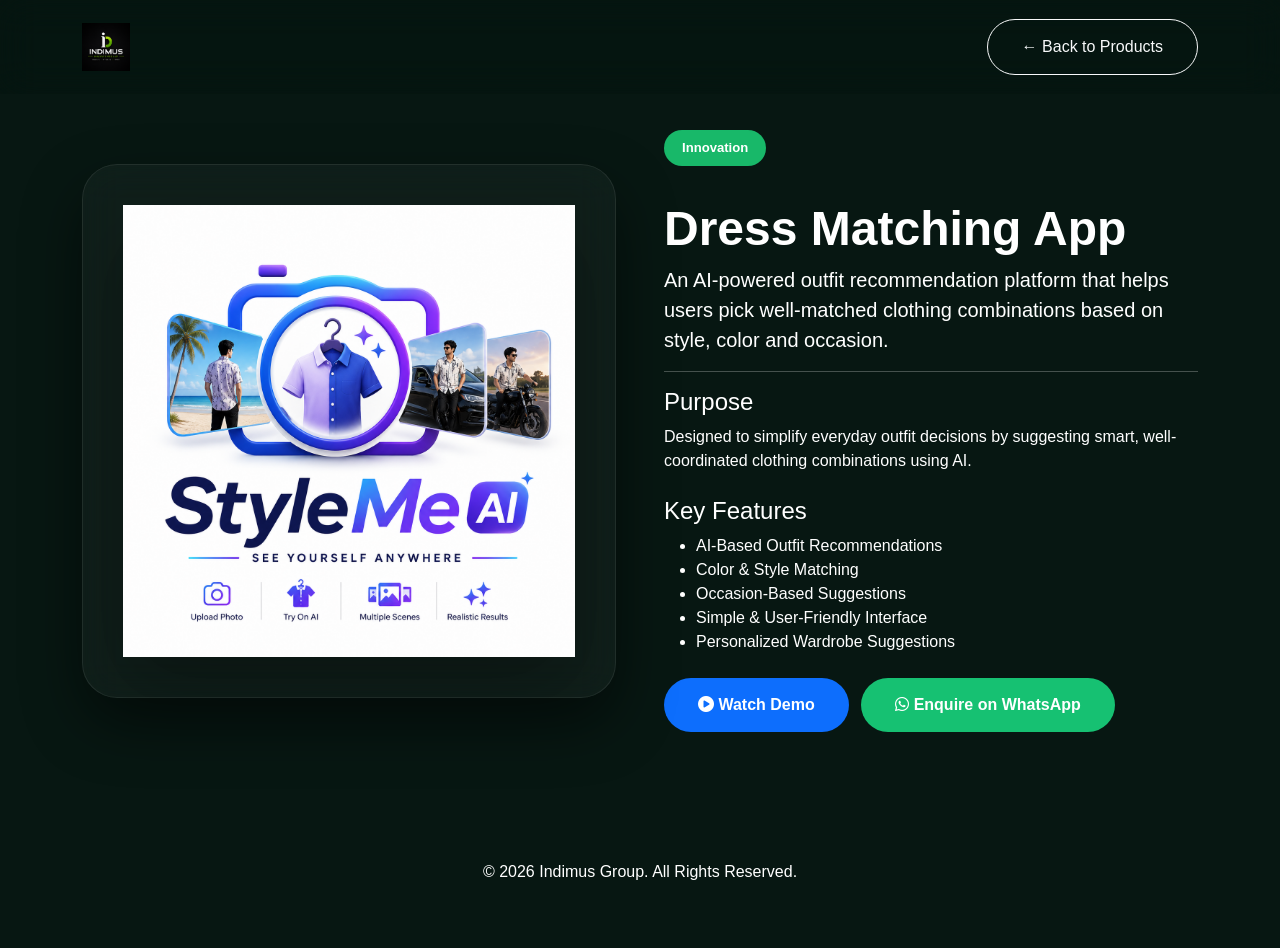
<file: dress.html>
<!DOCTYPE html>
<html lang="en">
<head>
<meta charset="UTF-8">
<meta name="viewport" content="width=device-width, initial-scale=1.0">
<title>Dress Matching App | Indimus Group</title>
<link href="https://cdn.jsdelivr.net/npm/bootstrap@5.3.3/dist/css/bootstrap.min.css" rel="stylesheet">
<link rel="stylesheet" href="https://cdnjs.cloudflare.com/ajax/libs/font-awesome/6.5.2/css/all.min.css">
<link rel="stylesheet" href="style.css">
</head>
<body>
<nav class="navbar navbar-expand-lg navbar-dark fixed-top">
<div class="container">
<a class="navbar-brand" href="index.html">
<img src="logo.png" height="55">
</a>
<div class="ms-auto">
<a href="products.html" class="btn btn-outline-light">
← Back to Products
</a>
</div>
</div>
</nav>
<section class="container" style="padding-top:130px;padding-bottom:80px;">
<div class="row align-items-center g-5">
<div class="col-lg-6">
<div class="product-image-box">
<img src="dress.png" class="img-fluid product-detail-image">
</div>
</div>
<div class="col-lg-6">
<span class="product-badge">
Innovation
</span>
<h1 class="display-5 fw-bold mt-3">
Dress Matching App
</h1>
<p class="lead">
An AI-powered outfit recommendation platform that helps users pick well-matched clothing combinations based on style, color and occasion.
</p>
<hr>
<h4>Purpose</h4>
<p>
Designed to simplify everyday outfit decisions by suggesting smart, well-coordinated clothing combinations using AI.
</p>
<h4 class="mt-4">
Key Features
</h4>
<ul>
<li>AI-Based Outfit Recommendations</li>
<li>Color & Style Matching</li>
<li>Occasion-Based Suggestions</li>
<li>Simple & User-Friendly Interface</li>
<li>Personalized Wardrobe Suggestions</li>
</ul>
<div class="mt-4">
<a href="#"
class="btn btn-primary me-2">
<i class="fa-solid fa-circle-play"></i>
Watch Demo
</a>
<a href="https://wa.me/919847475673?text=Hello%20Indimus%20Group,%20I%20am%20interested%20in%20the%20Dress%20Matching%20App.%20Please%20share%20more%20details."
class="btn btn-success"
target="_blank">
<i class="fab fa-whatsapp"></i>
Enquire on WhatsApp
</a>
</div>
</div>
</div>
</section>
<footer class="text-center py-5">
<p>
© 2026 Indimus Group. All Rights Reserved.
</p>
</footer>
<script src="https://cdn.jsdelivr.net/npm/bootstrap@5.3.3/dist/js/bootstrap.bundle.min.js"></script>
</body>
</html>
</file>
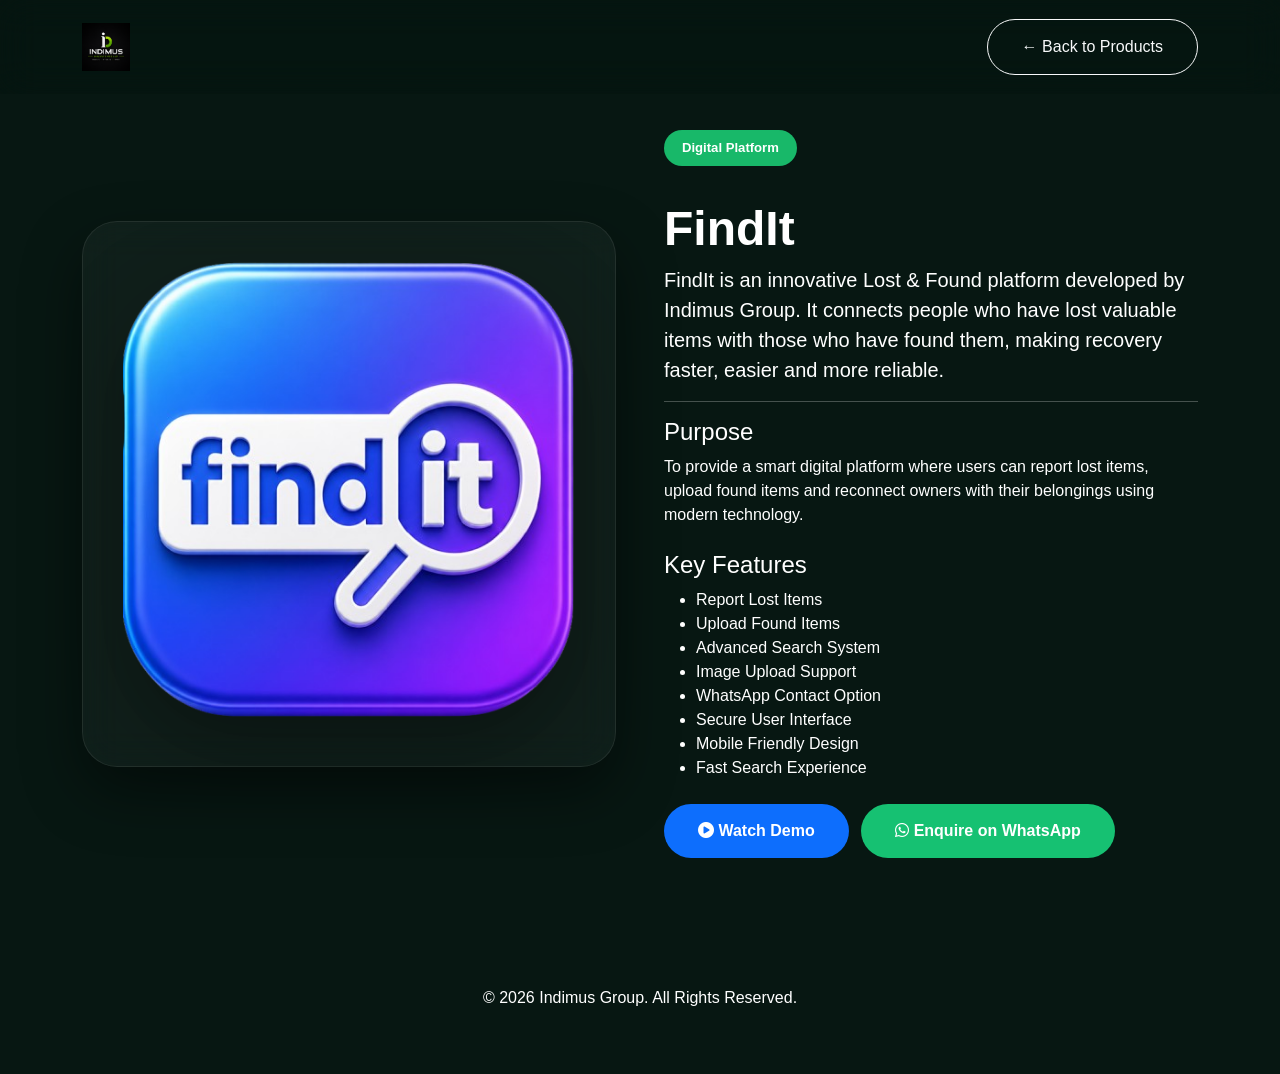
<file: findit.html>
<!DOCTYPE html>
<html lang="en">

<head>

<meta charset="UTF-8">
<meta name="viewport" content="width=device-width, initial-scale=1.0">

<title>FindIt | Indimus Group</title>

<link href="https://cdn.jsdelivr.net/npm/bootstrap@5.3.3/dist/css/bootstrap.min.css" rel="stylesheet">

<link rel="stylesheet" href="https://cdnjs.cloudflare.com/ajax/libs/font-awesome/6.5.2/css/all.min.css">

<link rel="stylesheet" href="style.css">

</head>

<body>

<nav class="navbar navbar-expand-lg navbar-dark fixed-top">

<div class="container">

<a class="navbar-brand" href="index.html">

<img src="logo.png" height="55" alt="Indimus Group Logo">

</a>

<div class="ms-auto">

<a href="products.html" class="btn btn-outline-light">

← Back to Products

</a>

</div>

</div>

</nav>

<section class="container" style="padding-top:130px;padding-bottom:80px;">

<div class="row align-items-center g-5">

<div class="col-lg-6">

<div class="product-image-box">

<img src="findit.png" class="img-fluid product-detail-image" alt="FindIt App">

</div>

</div>

<div class="col-lg-6">

<span class="product-badge">

Digital Platform

</span>

<h1 class="display-5 fw-bold mt-3">

FindIt

</h1>

<p class="lead">

FindIt is an innovative Lost & Found platform developed by Indimus Group. It connects people who have lost valuable items with those who have found them, making recovery faster, easier and more reliable.

</p>

<hr>

<h4>Purpose</h4>

<p>

To provide a smart digital platform where users can report lost items, upload found items and reconnect owners with their belongings using modern technology.

</p>

<h4 class="mt-4">

Key Features

</h4>

<ul>

<li>Report Lost Items</li>

<li>Upload Found Items</li>

<li>Advanced Search System</li>

<li>Image Upload Support</li>

<li>WhatsApp Contact Option</li>

<li>Secure User Interface</li>

<li>Mobile Friendly Design</li>

<li>Fast Search Experience</li>

</ul>

<div class="mt-4">

<a href="#"

class="btn btn-primary me-2">

<i class="fa-solid fa-circle-play"></i>

Watch Demo

</a>

<a href="https://wa.me/919847475673?text=Hello%20Indimus%20Group,%20I%20would%20like%20to%20know%20more%20about%20the%20FindIt%20Application."

class="btn btn-success"

target="_blank">

<i class="fab fa-whatsapp"></i>

Enquire on WhatsApp

</a>

</div>

</div>

</div>

</section>

<footer class="text-center py-5">

<p>

© 2026 Indimus Group. All Rights Reserved.

</p>

</footer>

<script src="https://cdn.jsdelivr.net/npm/bootstrap@5.3.3/dist/js/bootstrap.bundle.min.js"></script>

</body>

</html>
</file>
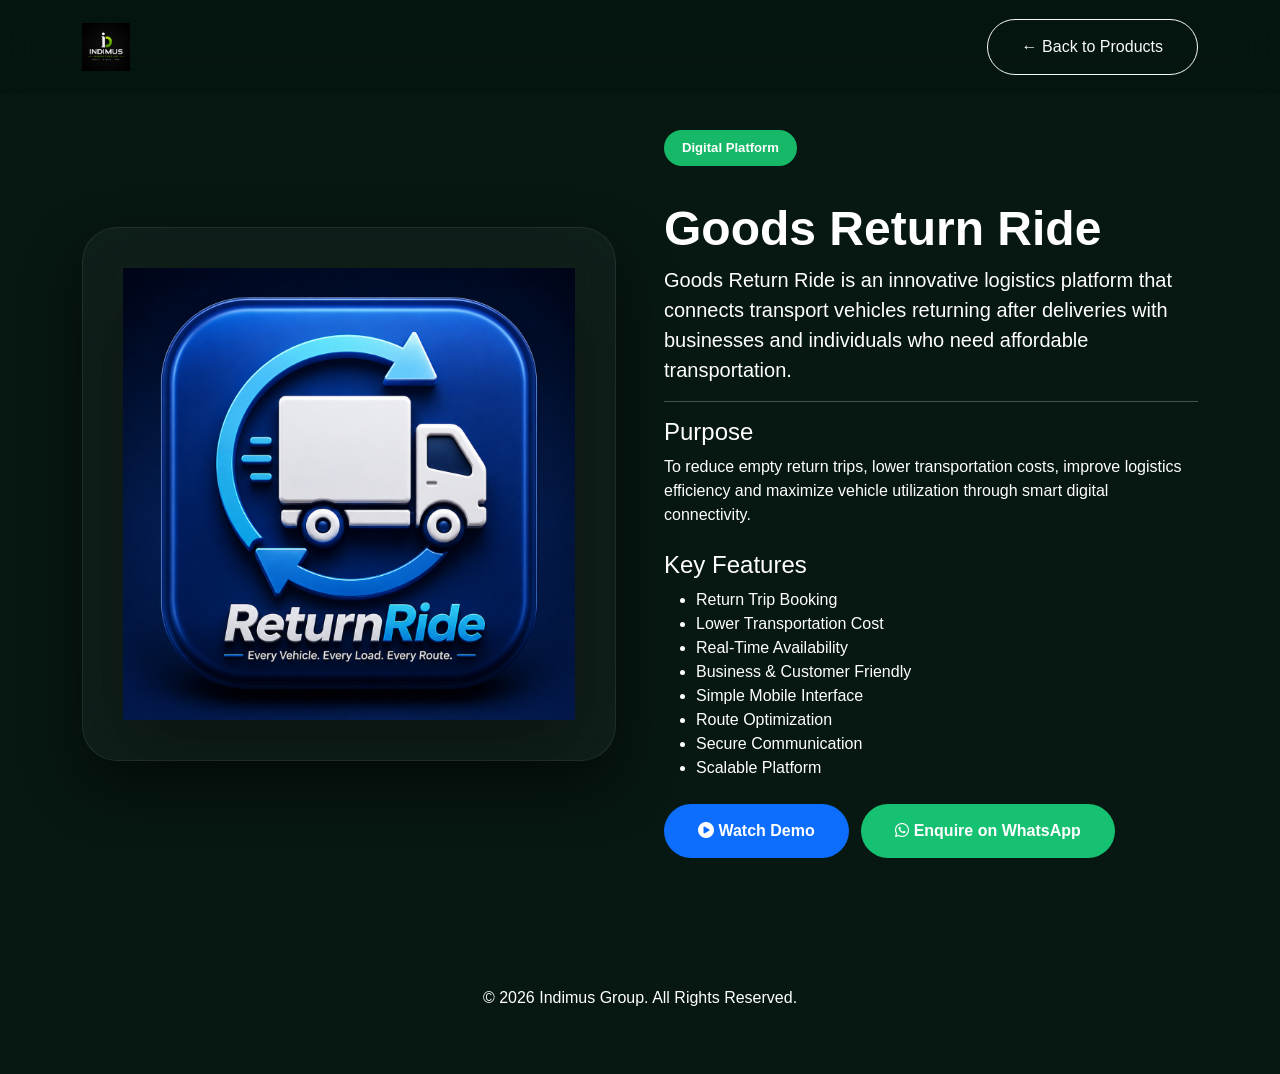
<file: goods.html>
<!DOCTYPE html>
<html lang="en">

<head>

<meta charset="UTF-8">
<meta name="viewport" content="width=device-width, initial-scale=1.0">

<title>Goods Return Ride | Indimus Group</title>

<link href="https://cdn.jsdelivr.net/npm/bootstrap@5.3.3/dist/css/bootstrap.min.css" rel="stylesheet">
<link rel="stylesheet" href="https://cdnjs.cloudflare.com/ajax/libs/font-awesome/6.5.2/css/all.min.css">
<link rel="stylesheet" href="style.css">

</head>

<body>

<nav class="navbar navbar-expand-lg navbar-dark fixed-top">

<div class="container">

<a class="navbar-brand" href="index.html">
<img src="logo.png" height="55" alt="Indimus Group Logo">
</a>

<div class="ms-auto">
<a href="products.html" class="btn btn-outline-light">
← Back to Products
</a>
</div>

</div>

</nav>

<section class="container" style="padding-top:130px;padding-bottom:80px;">

<div class="row align-items-center g-5">

<div class="col-lg-6">

<div class="product-image-box">

<img src="goods.png" class="img-fluid product-detail-image" alt="Goods Return Ride">

</div>

</div>

<div class="col-lg-6">

<span class="product-badge">

Digital Platform

</span>

<h1 class="display-5 fw-bold mt-3">

Goods Return Ride

</h1>

<p class="lead">

Goods Return Ride is an innovative logistics platform that connects transport vehicles returning after deliveries with businesses and individuals who need affordable transportation.

</p>

<hr>

<h4>Purpose</h4>

<p>

To reduce empty return trips, lower transportation costs, improve logistics efficiency and maximize vehicle utilization through smart digital connectivity.

</p>

<h4 class="mt-4">

Key Features

</h4>

<ul>

<li>Return Trip Booking</li>

<li>Lower Transportation Cost</li>

<li>Real-Time Availability</li>

<li>Business & Customer Friendly</li>

<li>Simple Mobile Interface</li>

<li>Route Optimization</li>

<li>Secure Communication</li>

<li>Scalable Platform</li>

</ul>

<div class="mt-4">

<a href="#" class="btn btn-primary me-2">

<i class="fa-solid fa-circle-play"></i>

Watch Demo

</a>

<a href="https://wa.me/919847475673?text=Hello%20Indimus%20Group,%20I%20would%20like%20to%20know%20more%20about%20Goods%20Return%20Ride."

class="btn btn-success"

target="_blank">

<i class="fab fa-whatsapp"></i>

Enquire on WhatsApp

</a>

</div>

</div>

</div>

</section>

<footer class="text-center py-5">

<p>

© 2026 Indimus Group. All Rights Reserved.

</p>

</footer>

<script src="https://cdn.jsdelivr.net/npm/bootstrap@5.3.3/dist/js/bootstrap.bundle.min.js"></script>

</body>

</html>
</file>
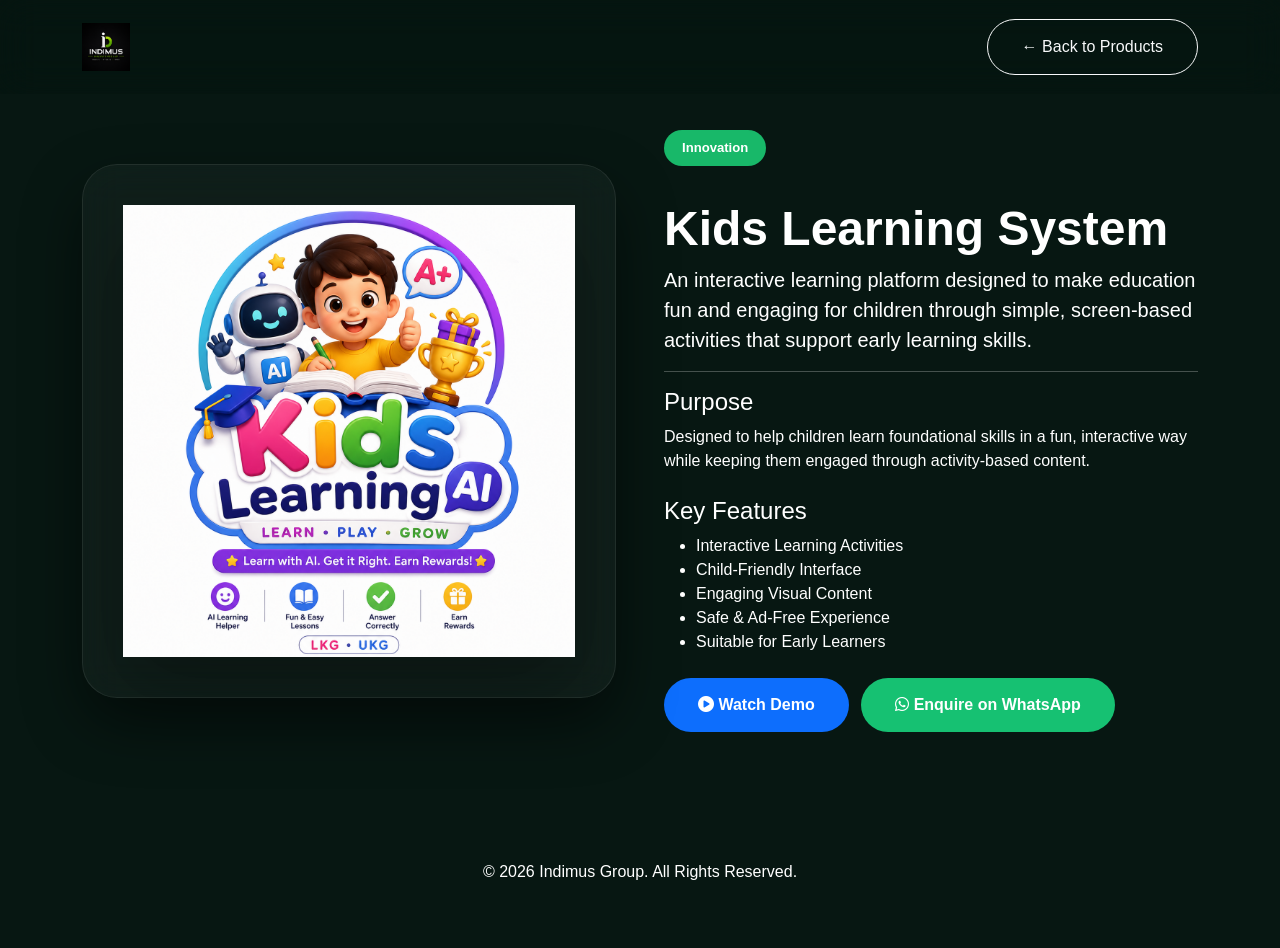
<file: kids.html>
<!DOCTYPE html>
<html lang="en">
<head>
<meta charset="UTF-8">
<meta name="viewport" content="width=device-width, initial-scale=1.0">
<title>Kids Learning System | Indimus Group</title>
<link href="https://cdn.jsdelivr.net/npm/bootstrap@5.3.3/dist/css/bootstrap.min.css" rel="stylesheet">
<link rel="stylesheet" href="https://cdnjs.cloudflare.com/ajax/libs/font-awesome/6.5.2/css/all.min.css">
<link rel="stylesheet" href="style.css">
</head>
<body>
<nav class="navbar navbar-expand-lg navbar-dark fixed-top">
<div class="container">
<a class="navbar-brand" href="index.html">
<img src="logo.png" height="55">
</a>
<div class="ms-auto">
<a href="products.html" class="btn btn-outline-light">
← Back to Products
</a>
</div>
</div>
</nav>
<section class="container" style="padding-top:130px;padding-bottom:80px;">
<div class="row align-items-center g-5">
<div class="col-lg-6">
<div class="product-image-box">
<img src="kids.png" class="img-fluid product-detail-image">
</div>
</div>
<div class="col-lg-6">
<span class="product-badge">
Innovation
</span>
<h1 class="display-5 fw-bold mt-3">
Kids Learning System
</h1>
<p class="lead">
An interactive learning platform designed to make education fun and engaging for children through simple, screen-based activities that support early learning skills.
</p>
<hr>
<h4>Purpose</h4>
<p>
Designed to help children learn foundational skills in a fun, interactive way while keeping them engaged through activity-based content.
</p>
<h4 class="mt-4">
Key Features
</h4>
<ul>
<li>Interactive Learning Activities</li>
<li>Child-Friendly Interface</li>
<li>Engaging Visual Content</li>
<li>Safe & Ad-Free Experience</li>
<li>Suitable for Early Learners</li>
</ul>
<div class="mt-4">
<a href="#"
class="btn btn-primary me-2">
<i class="fa-solid fa-circle-play"></i>
Watch Demo
</a>
<a href="https://wa.me/919847475673?text=Hello%20Indimus%20Group,%20I%20am%20interested%20in%20the%20Kids%20Learning%20System.%20Please%20share%20more%20details."
class="btn btn-success"
target="_blank">
<i class="fab fa-whatsapp"></i>
Enquire on WhatsApp
</a>
</div>
</div>
</div>
</section>
<footer class="text-center py-5">
<p>
© 2026 Indimus Group. All Rights Reserved.
</p>
</footer>
<script src="https://cdn.jsdelivr.net/npm/bootstrap@5.3.3/dist/js/bootstrap.bundle.min.js"></script>
</body>
</html>
</file>
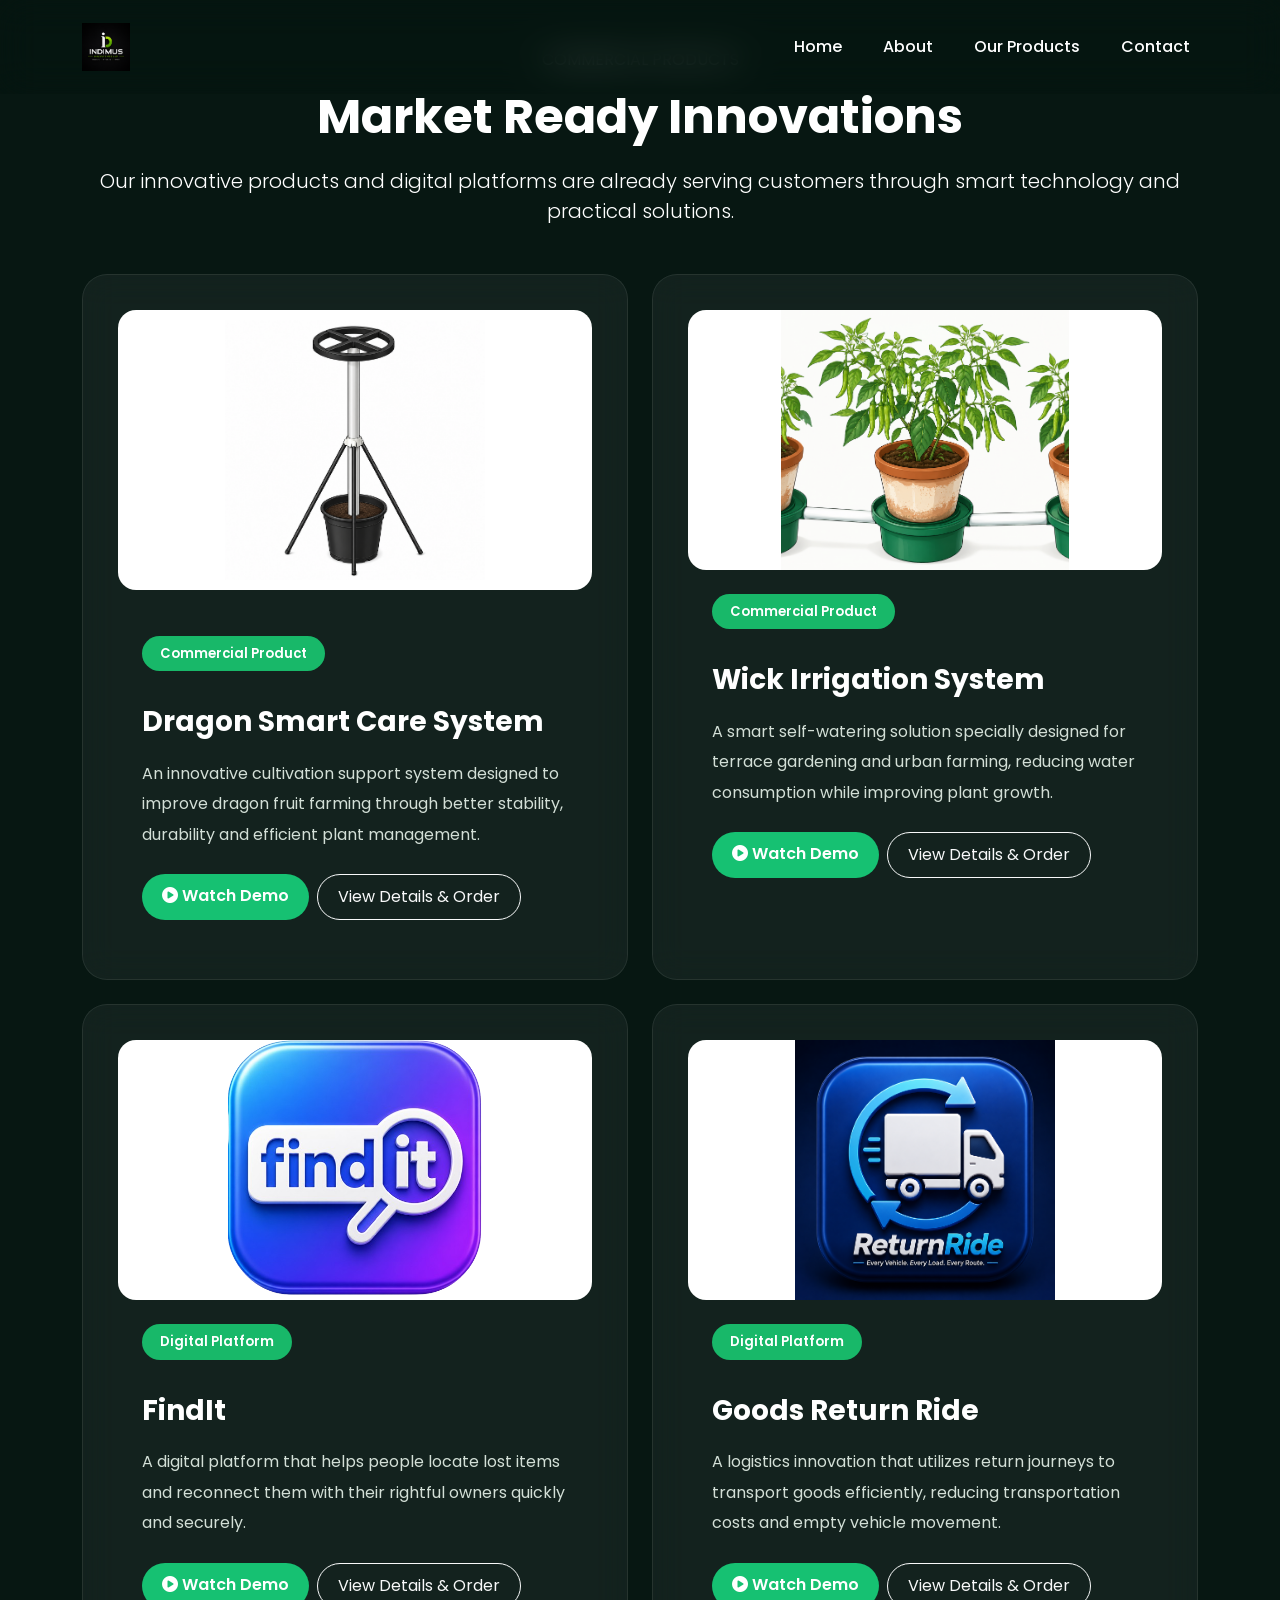
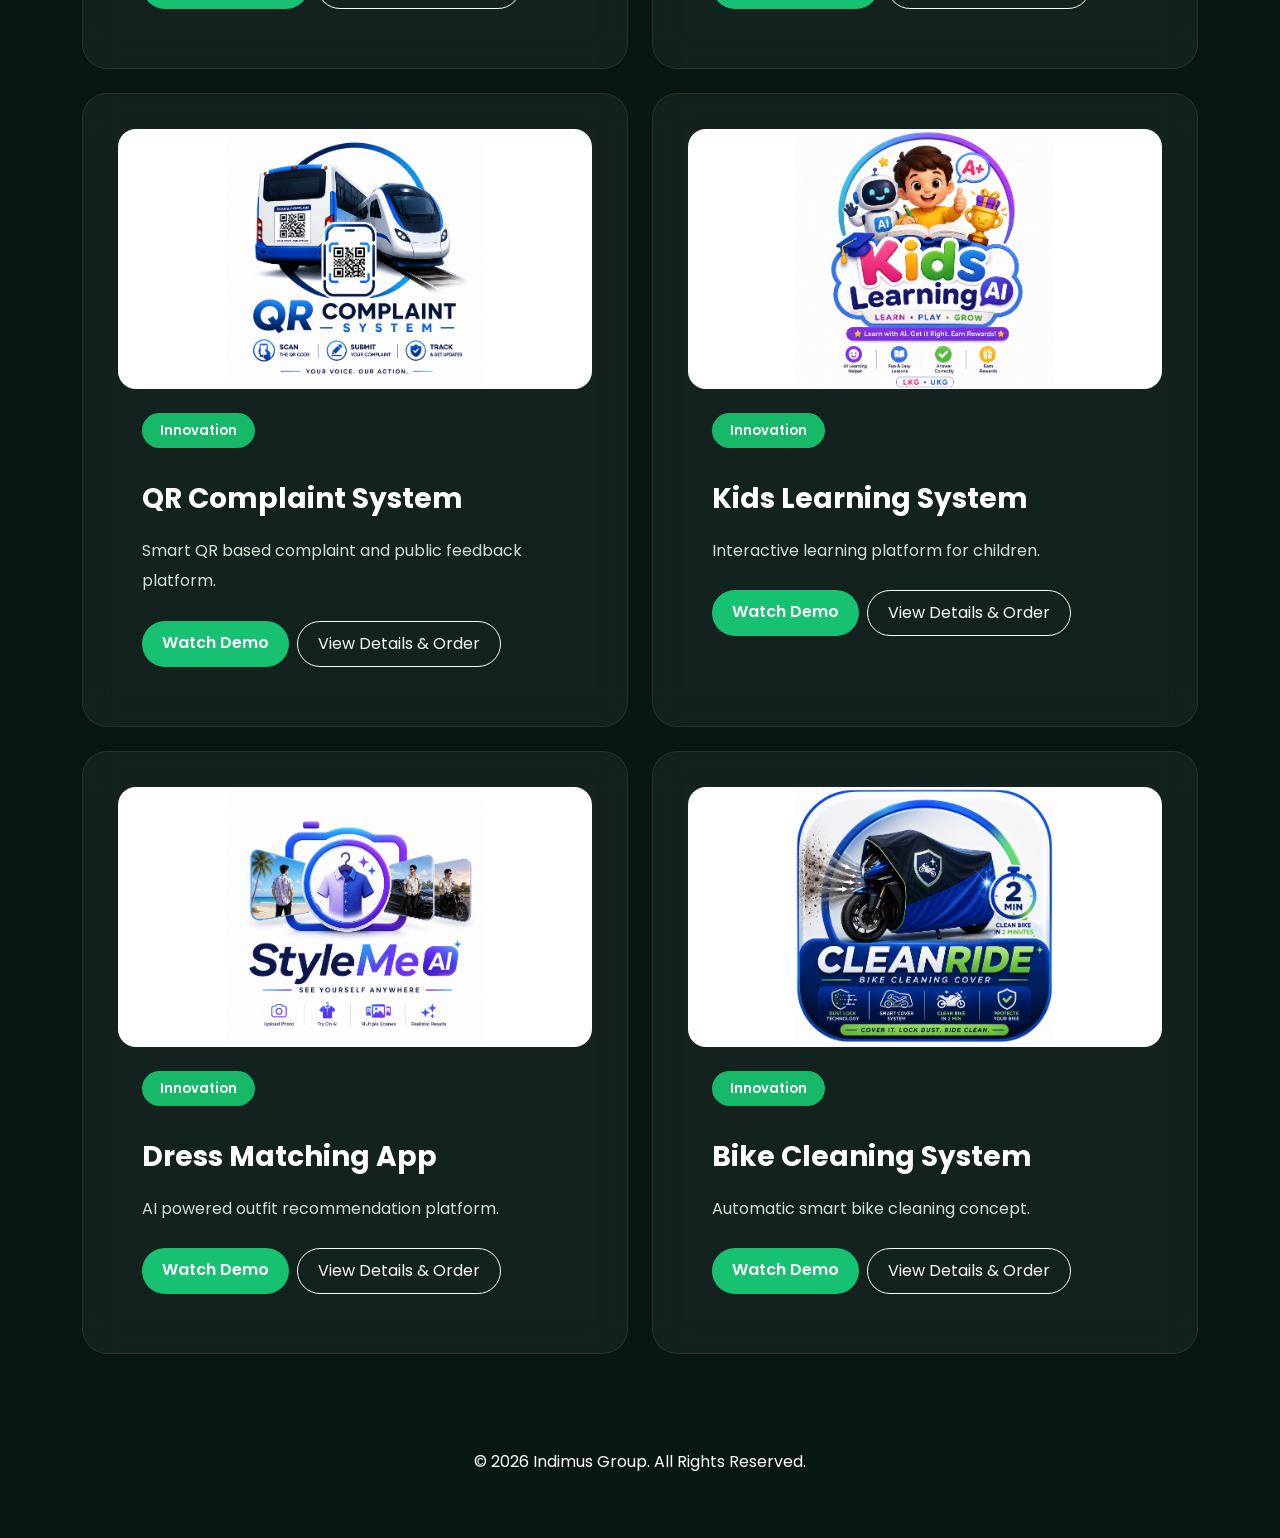
<file: products.html>
<!DOCTYPE html>
<html lang="en">

<head>

<meta charset="UTF-8">
<meta name="viewport" content="width=device-width, initial-scale=1.0">

<title>Our Products | Indimus Group</title>

<meta name="description" content="Explore the innovative products, digital platforms and technologies developed by Indimus Group.">

<link href="https://cdn.jsdelivr.net/npm/bootstrap@5.3.3/dist/css/bootstrap.min.css" rel="stylesheet">

<link rel="stylesheet" href="https://cdnjs.cloudflare.com/ajax/libs/font-awesome/6.5.2/css/all.min.css">

<link rel="preconnect" href="https://fonts.googleapis.com">
<link rel="preconnect" href="https://fonts.gstatic.com" crossorigin>

<link href="https://fonts.googleapis.com/css2?family=Poppins:wght@300;400;500;600;700;800&display=swap" rel="stylesheet">

<link href="https://unpkg.com/aos@2.3.4/dist/aos.css" rel="stylesheet">

<link rel="stylesheet" href="style.css">

</head>

<body>

<!--==================== NAVBAR ====================-->

<nav class="navbar navbar-expand-lg navbar-dark fixed-top">

<div class="container">

<a class="navbar-brand" href="index.html">
<img src="logo.png" alt="Indimus Group" height="55">
</a>

<button class="navbar-toggler" type="button" data-bs-toggle="collapse" data-bs-target="#navbarNav">

<span class="navbar-toggler-icon"></span>

</button>

<div class="collapse navbar-collapse" id="navbarNav">

<ul class="navbar-nav ms-auto">

<li class="nav-item">
<a class="nav-link" href="index.html">Home</a>
</li>

<li class="nav-item">
<a class="nav-link" href="index.html#about">About</a>
</li>

<li class="nav-item">
<a class="nav-link active" href="products.html">Our Products</a>
</li>

<li class="nav-item">
<a class="nav-link" href="index.html#contact">Contact</a>
</li>

</ul>

</div>

</div>

</nav>
<section class="products-hero">

<div class="container">

<div class="text-center">

<span class="section-tag">
OUR PRODUCTS
</span>

<h1 class="display-3 fw-bold mt-3">
Innovation Portfolio
</h1>

<p class="lead mt-3">
Explore our commercial products, digital platforms and future technologies.
</p>

</div>

</div>

</section>

<!--==================== PRODUCTS START ====================-->

<section class="products-section py-5">

<div class="container">

<div class="text-center mb-5">

<span class="section-tag">

COMMERCIAL PRODUCTS

</span>

<h2 class="section-title mt-3">

Market Ready Innovations

</h2>

<p class="lead">

Our innovative products and digital platforms are already serving customers through smart technology and practical solutions.

</p>

</div>

<div class="row g-4">

<!-- PRODUCT CARDS WILL GO HERE -->

  <!-- Dragon Smart Care System -->

<div class="col-lg-6" data-aos="fade-up">

    <div class="glass-card product-card h-100">

      <div class="product-image-container">

    <img src="dragon.png"
         class="img-fluid w-100 product-img"
         alt="Dragon Smart Care System">

</div>

        <div class="p-4">

            <span class="product-badge">Commercial Product</span>

            <h3 class="mt-3">Dragon Smart Care System</h3>

            <p>
                An innovative cultivation support system designed to improve dragon fruit farming through better stability, durability and efficient plant management.
            </p>

            <div class="d-flex gap-2 mt-4">

                <a href="#" class="btn btn-success">
                    <i class="fa-solid fa-circle-play"></i> Watch Demo
                </a>

              <a href="dragon.html" class="btn btn-outline-light">
   View Details & Order
</a>

            </div>

        </div>

    </div>

</div>

<!-- Wick Irrigation -->

<div class="col-lg-6" data-aos="fade-up" data-aos-delay="100">

    <div class="glass-card product-card h-100">

        <img src="wick.png" class="img-fluid w-100 product-img" alt="Wick Irrigation">

        <div class="p-4">

            <span class="product-badge">Commercial Product</span>

            <h3 class="mt-3">Wick Irrigation System</h3>

            <p>
                A smart self-watering solution specially designed for terrace gardening and urban farming, reducing water consumption while improving plant growth.
            </p>

            <div class="d-flex gap-2 mt-4">

                <a href="#" class="btn btn-success">
                    <i class="fa-solid fa-circle-play"></i> Watch Demo
                </a>

               <a href="wick.html" class="btn btn-outline-light">
   View Details & Order
</a>

            </div>

        </div>

    </div>

</div>

<!-- FindIt -->

<div class="col-lg-6" data-aos="fade-up">

    <div class="glass-card product-card h-100">

        <img src="findit.png" class="img-fluid w-100 product-img" alt="FindIt">

        <div class="p-4">

            <span class="product-badge">Digital Platform</span>

            <h3 class="mt-3">FindIt</h3>

            <p>
                A digital platform that helps people locate lost items and reconnect them with their rightful owners quickly and securely.
            </p>

            <div class="d-flex gap-2 mt-4">

                <a href="#" class="btn btn-success">
                    <i class="fa-solid fa-circle-play"></i> Watch Demo
                </a>

             <a href="findit.html" class="btn btn-outline-light">
    View Details & Order
</a>
                </a>

            </div>

        </div>

    </div>

</div>

<!-- Goods Return Ride -->

<div class="col-lg-6" data-aos="fade-up" data-aos-delay="100">

    <div class="glass-card product-card h-100">

        <img src="goods.png" class="img-fluid w-100 product-img" alt="Goods Return Ride">

        <div class="p-4">

            <span class="product-badge">Digital Platform</span>

            <h3 class="mt-3">Goods Return Ride</h3>

            <p>
                A logistics innovation that utilizes return journeys to transport goods efficiently, reducing transportation costs and empty vehicle movement.
            </p>

            <div class="d-flex gap-2 mt-4">

                <a href="#" class="btn btn-success">
                    <i class="fa-solid fa-circle-play"></i> Watch Demo
                </a>

         <a href="goods.html" class="btn btn-outline-light">
   View Details & Order
</a>

            </div>

        </div>

    </div>

</div>

  <!-- QR Complaint System -->

<div class="col-lg-6">

<div class="glass-card product-card h-100">

<img src="qr.png" class="img-fluid w-100 product-img" alt="QR Complaint System">

<div class="p-4">

<span class="product-badge">Innovation</span>

<h3 class="mt-3">QR Complaint System</h3>

<p>Smart QR based complaint and public feedback platform.</p>

<div class="d-flex gap-2 mt-4">

<a href="#" class="btn btn-success">Watch Demo</a>

<a href="qr.html" class="btn btn-outline-light">
  View Details & Order
</a>

</div>

</div>

</div>

</div>

<!-- Kids -->

<div class="col-lg-6">

<div class="glass-card product-card h-100">

<img src="kids.png" class="img-fluid w-100 product-img">

<div class="p-4">

<span class="product-badge">Innovation</span>

<h3 class="mt-3">Kids Learning System</h3>

<p>Interactive learning platform for children.</p>

<div class="d-flex gap-2 mt-4">

<a href="#" class="btn btn-success">Watch Demo</a>

<a href="kids.html" class="btn btn-outline-light">View Details & Order</a>

</div>

</div>

</div>

</div>

<!-- Dress -->

<div class="col-lg-6">

<div class="glass-card product-card h-100">

<img src="dress.png" class="img-fluid w-100 product-img">

<div class="p-4">

<span class="product-badge">Innovation</span>

<h3 class="mt-3">Dress Matching App</h3>

<p>AI powered outfit recommendation platform.</p>

<div class="d-flex gap-2 mt-4">

<a href="#" class="btn btn-success">Watch Demo</a>

<a href="dress.html" class="btn btn-outline-light">View Details & Order</a>
</div>

</div>

</div>

</div>

<!-- Bike -->

<div class="col-lg-6">

<div class="glass-card product-card h-100">

<img src="bike.png" class="img-fluid w-100 product-img">

<div class="p-4">

<span class="product-badge">Innovation</span>

<h3 class="mt-3">Bike Cleaning System</h3>

<p>Automatic smart bike cleaning concept.</p>

<div class="d-flex gap-2 mt-4">

<a href="#" class="btn btn-success">Watch Demo</a>

<a href="bike.html" class="btn btn-outline-light">
    View Details & Order
</a>

</div>

</div>

</div>

</div>

</div>

</div>

</section>

<footer class="py-5 text-center">

<p>© 2026 Indimus Group. All Rights Reserved.</p>

</footer>

<script src="https://cdn.jsdelivr.net/npm/bootstrap@5.3.3/dist/js/bootstrap.bundle.min.js"></script>

<script src="https://unpkg.com/aos@2.3.4/dist/aos.js"></script>

<script>
AOS.init({
duration:800,
once:true
});
</script>

</body>

</html>
</file>
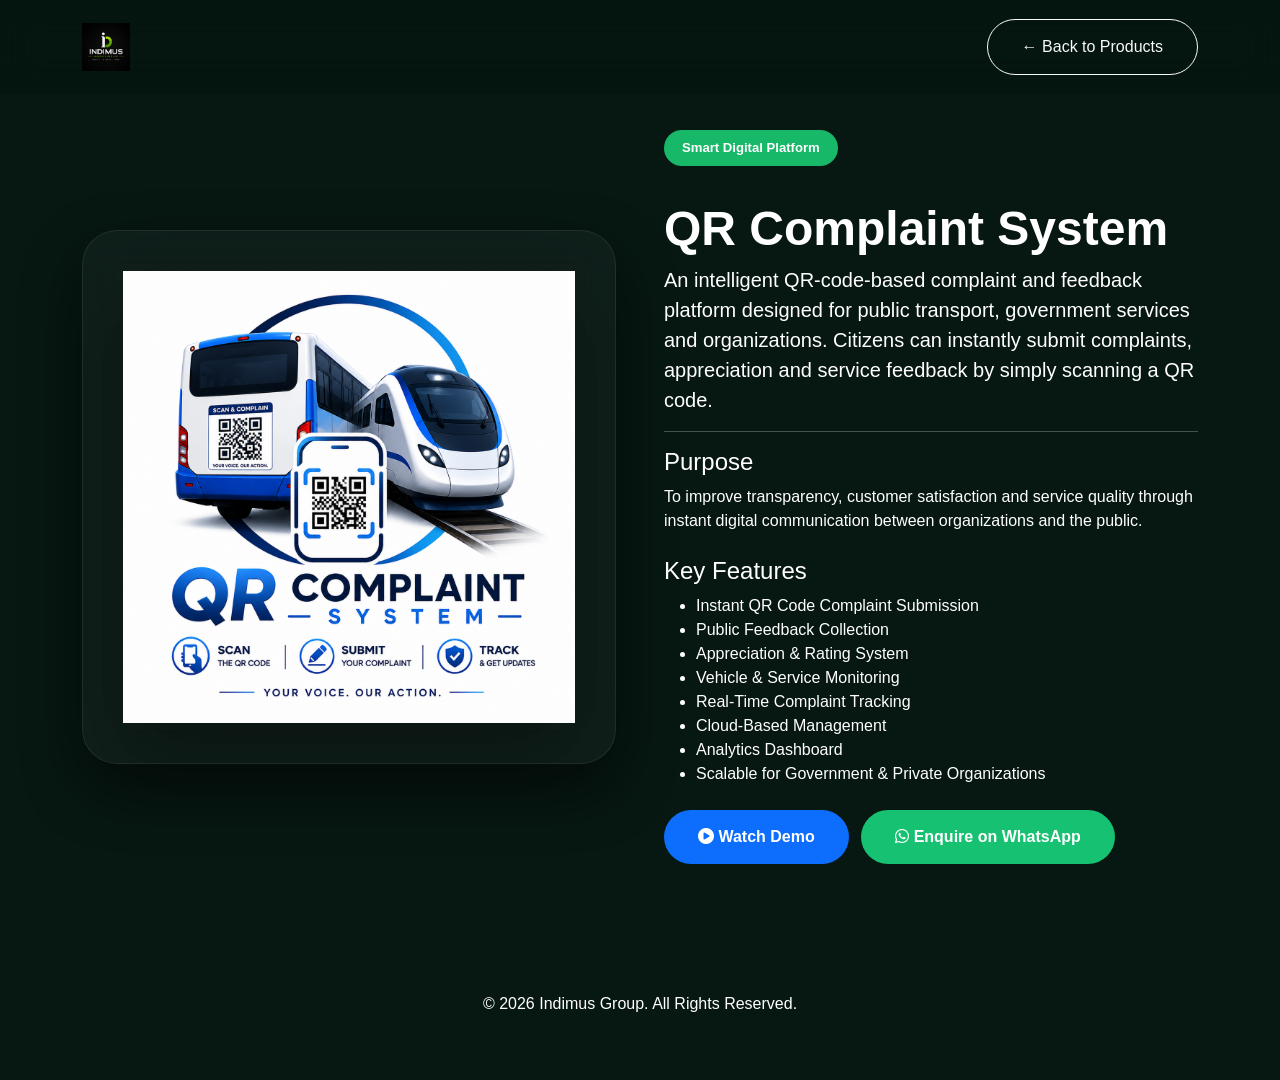
<file: qr.html>
<!DOCTYPE html>
<html lang="en">

<head>

<meta charset="UTF-8">
<meta name="viewport" content="width=device-width, initial-scale=1.0">

<title>QR Complaint System | Indimus Group</title>

<link href="https://cdn.jsdelivr.net/npm/bootstrap@5.3.3/dist/css/bootstrap.min.css" rel="stylesheet">
<link rel="stylesheet" href="https://cdnjs.cloudflare.com/ajax/libs/font-awesome/6.5.2/css/all.min.css">
<link rel="stylesheet" href="style.css">

</head>

<body>

<nav class="navbar navbar-expand-lg navbar-dark fixed-top">

<div class="container">

<a class="navbar-brand" href="index.html">
<img src="logo.png" height="55" alt="Indimus Group Logo">
</a>

<div class="ms-auto">

<a href="products.html" class="btn btn-outline-light">

← Back to Products

</a>

</div>

</div>

</nav>

<section class="container" style="padding-top:130px;padding-bottom:80px;">

<div class="row align-items-center g-5">

<div class="col-lg-6">

<div class="product-image-box">

<img src="qr.png" class="img-fluid product-detail-image" alt="QR Complaint System">

</div>

</div>

<div class="col-lg-6">

<span class="product-badge">

Smart Digital Platform

</span>

<h1 class="display-5 fw-bold mt-3">

QR Complaint System

</h1>

<p class="lead">

An intelligent QR-code-based complaint and feedback platform designed for public transport, government services and organizations. Citizens can instantly submit complaints, appreciation and service feedback by simply scanning a QR code.

</p>

<hr>

<h4>Purpose</h4>

<p>

To improve transparency, customer satisfaction and service quality through instant digital communication between organizations and the public.

</p>

<h4 class="mt-4">

Key Features

</h4>

<ul>

<li>Instant QR Code Complaint Submission</li>

<li>Public Feedback Collection</li>

<li>Appreciation & Rating System</li>

<li>Vehicle & Service Monitoring</li>

<li>Real-Time Complaint Tracking</li>

<li>Cloud-Based Management</li>

<li>Analytics Dashboard</li>

<li>Scalable for Government & Private Organizations</li>

</ul>

<div class="mt-4">

<a href="#"
class="btn btn-primary me-2">

<i class="fa-solid fa-circle-play"></i>

Watch Demo

</a>

<a href="https://wa.me/919847475673?text=Hello%20Indimus%20Group,%20I%20would%20like%20to%20know%20more%20about%20the%20QR%20Complaint%20System."
class="btn btn-success"
target="_blank">

<i class="fab fa-whatsapp"></i>

Enquire on WhatsApp

</a>

</div>

</div>

</div>

</section>

<footer class="text-center py-5">

<p>

© 2026 Indimus Group. All Rights Reserved.

</p>

</footer>

<script src="https://cdn.jsdelivr.net/npm/bootstrap@5.3.3/dist/js/bootstrap.bundle.min.js"></script>

</body>

</html>
</file>
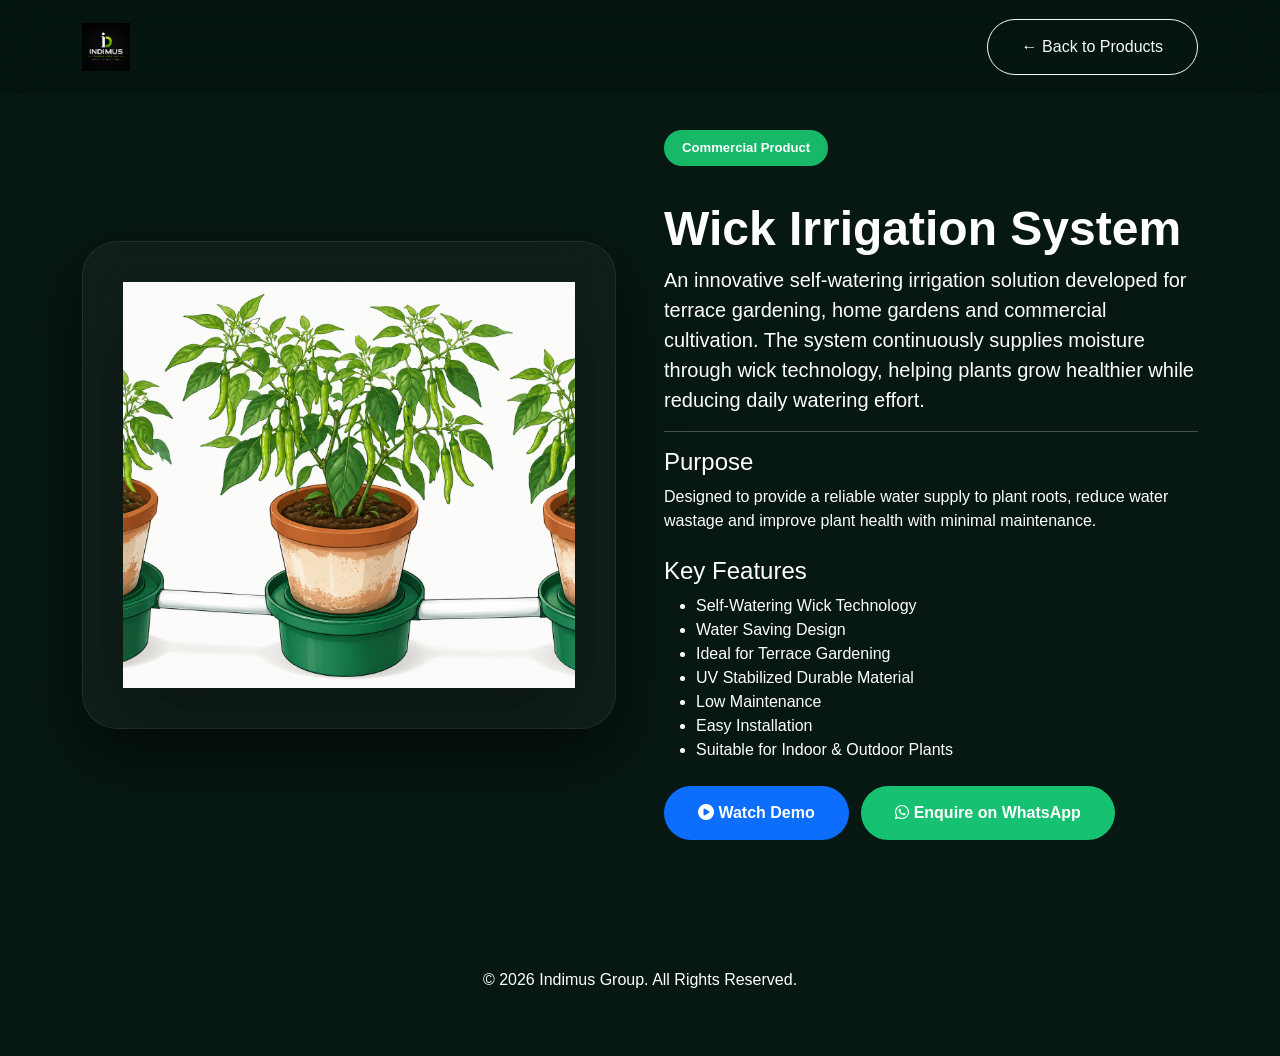
<file: wick.html>
<!DOCTYPE html>
<html lang="en">

<head>

<meta charset="UTF-8">
<meta name="viewport" content="width=device-width, initial-scale=1.0">

<title>Wick Irrigation System | Indimus Group</title>

<link href="https://cdn.jsdelivr.net/npm/bootstrap@5.3.3/dist/css/bootstrap.min.css" rel="stylesheet">

<link rel="stylesheet" href="https://cdnjs.cloudflare.com/ajax/libs/font-awesome/6.5.2/css/all.min.css">

<link rel="stylesheet" href="style.css">

</head>

<body>

<nav class="navbar navbar-expand-lg navbar-dark fixed-top">

<div class="container">

<a class="navbar-brand" href="index.html">

<img src="logo.png" height="55">

</a>

<div class="ms-auto">

<a href="products.html" class="btn btn-outline-light">

← Back to Products

</a>

</div>

</div>

</nav>

<section class="container" style="padding-top:130px;padding-bottom:80px;">

<div class="row align-items-center g-5">

<div class="col-lg-6">

<div class="product-image-box">

<img src="wick.png" class="img-fluid product-detail-image">

</div>

</div>

<div class="col-lg-6">

<span class="product-badge">

Commercial Product

</span>

<h1 class="display-5 fw-bold mt-3">

Wick Irrigation System

</h1>

<p class="lead">

An innovative self-watering irrigation solution developed for terrace gardening, home gardens and commercial cultivation. The system continuously supplies moisture through wick technology, helping plants grow healthier while reducing daily watering effort.

</p>

<hr>

<h4>Purpose</h4>

<p>

Designed to provide a reliable water supply to plant roots, reduce water wastage and improve plant health with minimal maintenance.

</p>

<h4 class="mt-4">

Key Features

</h4>

<ul>

<li>Self-Watering Wick Technology</li>

<li>Water Saving Design</li>

<li>Ideal for Terrace Gardening</li>

<li>UV Stabilized Durable Material</li>

<li>Low Maintenance</li>

<li>Easy Installation</li>

<li>Suitable for Indoor & Outdoor Plants</li>

</ul>

<div class="mt-4">

<a href="#"

class="btn btn-primary me-2">

<i class="fa-solid fa-circle-play"></i>

Watch Demo

</a>

<a href="https://wa.me/919847475673?text=Hello%20Indimus%20Group,%20I%20am%20interested%20in%20the%20Wick%20Irrigation%20System.%20Please%20share%20more%20details."

class="btn btn-success"

target="_blank">

<i class="fab fa-whatsapp"></i>

Enquire on WhatsApp

</a>

</div>

</div>

</div>

</section>

<footer class="text-center py-5">

<p>

© 2026 Indimus Group. All Rights Reserved.

</p>

</footer>

<script src="https://cdn.jsdelivr.net/npm/bootstrap@5.3.3/dist/js/bootstrap.bundle.min.js"></script>

</body>

</html>
</file>
<file: style.css>
/* ==============================
   INDIMUS GROUP
   PREMIUM CORPORATE WEBSITE
================================ */

*{
margin:0;
padding:0;
box-sizing:border-box;
font-family:'Poppins',sans-serif;
scroll-behavior:smooth;
}

body{

background:#071712;
color:#ffffff;
overflow-x:hidden;

}

a{

text-decoration:none;

}

img{

max-width:100%;

display:block;

}

/*================ NAVBAR ================*/

.navbar{

padding:18px 0;

background:rgba(5,20,15,.55);

backdrop-filter:blur(18px);

transition:.4s;

}

.navbar-brand img{

height:48px;

}

.nav-link{

color:#fff !important;

font-weight:500;

margin-left:25px;

transition:.3s;

position:relative;

}

.nav-link:hover{

color:#33ff99 !important;

}

.nav-link::after{

content:'';

position:absolute;

left:0;

bottom:-6px;

width:0;

height:2px;

background:#33ff99;

transition:.3s;

}

.nav-link:hover::after{

width:100%;

}

/*================ HERO ================*/

.hero{

min-height:100vh;

display:flex;

align-items:center;

background:

linear-gradient(rgba(4,20,15,.88),rgba(4,20,15,.92)),
url(hero-bg.png);

background-size:cover;

background-position:center;

padding-top:120px;

}

.hero-tag{

display:inline-block;

padding:10px 18px;

border-radius:40px;

background:rgba(51,255,153,.15);

border:1px solid rgba(51,255,153,.4);

color:#33ff99;

font-size:14px;

letter-spacing:1px;

margin-bottom:25px;

}

.hero h1{

font-size:64px;

font-weight:800;

line-height:1.1;

margin-bottom:25px;

}

.hero p{

font-size:18px;

line-height:1.9;

color:#c9d8d0;

margin-bottom:40px;

max-width:550px;

}

.btn-success{

background:#16c172;

border:none;

padding:15px 34px;

border-radius:50px;

font-weight:600;

transition:.3s;

}

.btn-success:hover{

background:#21e48a;

transform:translateY(-3px);

}

.btn-outline-light{

padding:15px 34px;

border-radius:50px;

transition:.3s;

}

.btn-outline-light:hover{

transform:translateY(-3px);

}

.hero-image{

animation:float 4s ease-in-out infinite;

filter:drop-shadow(0 30px 40px rgba(0,0,0,.45));

}

/*================ ANIMATION ================*/

@keyframes float{

0%{

transform:translateY(0px);

}

50%{

transform:translateY(-18px);

}

100%{

transform:translateY(0px);

}

}

/*================ RESPONSIVE ================*/

@media(max-width:991px){

.hero{

text-align:center;

padding-top:150px;

}

.hero h1{

font-size:42px;

}

.hero p{

margin:auto;

margin-bottom:35px;

}

.hero-image{

margin-top:50px;

}

.nav-link{

margin-left:0;

padding:12px 0;

}

}

@media(max-width:576px){

.hero h1{

font-size:34px;

}

.hero p{

font-size:16px;

}

.btn-success,
.btn-outline-light{

width:100%;
margin-bottom:15px;

}

}

/*================ ABOUT SECTION ================*/

.about{

padding:120px 0;

background:#0b1f18;

}

.about-image{

border-radius:25px;

box-shadow:0 25px 60px rgba(0,0,0,.45);

transition:.4s;

}

.about-image:hover{

transform:scale(1.03);

}

.section-title{

font-size:48px;

font-weight:700;

margin:20px 0;

}

.about-text{

color:#d5e3dc;

font-size:17px;

line-height:1.9;

margin-bottom:40px;

}

.stat-card{

background:rgba(255,255,255,.05);

padding:30px;

border-radius:20px;

text-align:center;

border:1px solid rgba(255,255,255,.08);

transition:.35s;

height:100%;

}

.stat-card:hover{

transform:translateY(-10px);

border-color:#2cff8f;

box-shadow:0 20px 45px rgba(44,255,143,.15);

}

.stat-card h3{

font-size:42px;

font-weight:700;

color:#2cff8f;

margin-bottom:10px;

}

.stat-card p{

margin:0;

color:#ffffff;

} 

/*==================== PRODUCTS PAGE ====================*/

.products-hero{
    display:none;
}

.products-section{
    padding-top:120px;
    padding-bottom:80px;
}

.product-image-container{

    padding:10px;

    margin:0 0 22px;

    overflow:hidden;

    border-radius:18px;

    background:#ffffff;

}

.product-img{

    width:100%;

    height:260px;

    display:block;

    border-radius:18px;

    background:#ffffff;

    object-fit:contain;

    transition:.45s ease;

}

.product-card:hover .product-img{

    transform:scale(1.03);

}

.product-card{

    background:transparent;

    border:none;

    border-radius:28px;

    overflow:hidden;

    transition:.35s ease;

    box-shadow:none;

}

.product-card:hover{

    transform:translateY(-8px);

}

.product-card:hover{
    transform:translateY(-12px);
    border-color:#23d18b;
    box-shadow:0 15px 40px rgba(35,209,139,.25);
}

.product-badge{

    display:inline-block;

    padding:8px 18px;

    border-radius:30px;

    background:#18b869;

    color:#fff;

    font-size:.82rem;

    font-weight:600;

    margin-bottom:18px;

}

.product-card h3{
color:#fff;
font-weight:700;
margin-top:18px;
}

.product-card p{
color:#cfd8d3;
}

.product-card .btn{
border-radius:50px;
padding:10px 20px;
}

@media(max-width:992px){

.product-img{
height:230px;
}

}

@media(max-width:768px){

.products-hero{
padding:140px 0 70px;
}

.product-img{
height:210px;
}

.product-card{
margin-bottom:20px;
}

}

/* Watch Demo Button */

.btn-primary{
    background:#0d6efd;
    border:none;
    border-radius:50px;
    padding:15px 34px;
    font-weight:600;
    transition:.3s;
}

.btn-primary:hover{
    background:#2b7fff;
    transform:translateY(-3px);
    box-shadow:0 10px 25px rgba(13,110,253,.35);
}

/*==================================================
        PREMIUM PRODUCT PAGE V2
==================================================*/

.product-hero{

padding:150px 0 100px;

position:relative;

overflow:hidden;

background:
radial-gradient(circle at top right,
rgba(35,209,139,.18),
transparent 45%),
linear-gradient(180deg,#071712,#0b1f18);

}

.product-hero::before{

content:"";

position:absolute;

width:550px;

height:550px;

background:rgba(35,209,139,.08);

filter:blur(120px);

top:-200px;

right:-120px;

border-radius:50%;

pointer-events:none;

}

.product-category{

display:inline-block;

padding:8px 18px;

border-radius:40px;

background:rgba(35,209,139,.12);

border:1px solid rgba(35,209,139,.4);

color:#2cff8f;

font-size:14px;

letter-spacing:1px;

margin-bottom:22px;

}

.product-title{

font-size:62px;

font-weight:800;

line-height:1.1;

margin-bottom:25px;

}

.product-description{

font-size:18px;

line-height:1.9;

color:#d4dfd8;

max-width:620px;

margin-bottom:40px;

}

.product-image-box{

position:relative;

padding:40px;

border-radius:35px;

background:rgba(255,255,255,.04);

border:1px solid rgba(255,255,255,.08);

backdrop-filter:blur(18px);

box-shadow:0 25px 60px rgba(0,0,0,.45);

transition:.45s;

}

.product-image-box:hover{

transform:translateY(-10px);

border-color:#2cff8f;

box-shadow:0 35px 80px rgba(44,255,143,.18);

}

.product-detail-image{

animation:floatProduct 5s ease-in-out infinite;

filter:drop-shadow(0 30px 40px rgba(0,0,0,.35));

}

@keyframes floatProduct{

0%{

transform:translateY(0);

}

50%{

transform:translateY(-18px);

}

100%{

transform:translateY(0);

}

}

.product-buttons{

margin-top:35px;

display:flex;

gap:18px;

flex-wrap:wrap;

}

.glass-card{

background:rgba(255,255,255,.05);

border:1px solid rgba(255,255,255,.08);

border-radius:25px;

padding:35px;

backdrop-filter:blur(16px);

transition:.4s;

height:100%;

}

.glass-card:hover{

transform:translateY(-10px);

border-color:#2cff8f;

box-shadow:0 20px 45px rgba(44,255,143,.15);

}

.glass-card h3{

font-size:28px;

margin-bottom:20px;

font-weight:700;

color:#fff;

}

.glass-card p,
.glass-card li{

color:#d3dfd7;

line-height:1.9;

}

.section-space{

padding:90px 0;

}

/*==================================================
        PREMIUM COMPONENTS
==================================================*/

.spec-card{

background:rgba(255,255,255,.05);

border:1px solid rgba(255,255,255,.08);

border-radius:20px;

padding:30px;

text-align:center;

transition:.4s;

height:100%;

backdrop-filter:blur(16px);

}

.spec-card:hover{

transform:translateY(-10px);

border-color:#2cff8f;

box-shadow:0 20px 45px rgba(44,255,143,.15);

}

.spec-card i{

font-size:42px;

color:#2cff8f;

margin-bottom:20px;

}

.spec-card h5{

font-weight:700;

margin-bottom:12px;

}

.spec-card p{

color:#d3dfd7;

margin:0;

}

.gallery-image{

width:100%;

border-radius:20px;

transition:.45s;

cursor:pointer;

box-shadow:0 20px 40px rgba(0,0,0,.35);

}

.gallery-image:hover{

transform:scale(1.05);

box-shadow:0 25px 60px rgba(44,255,143,.18);

}

.related-card{

background:rgba(255,255,255,.05);

border:1px solid rgba(255,255,255,.08);

border-radius:22px;

overflow:hidden;

transition:.4s;

height:100%;

}

.related-card:hover{

transform:translateY(-10px);

border-color:#2cff8f;

box-shadow:0 20px 45px rgba(44,255,143,.15);

}

.related-card img{

height:220px;

object-fit:contain;

background:#ffffff;

padding:20px;

}

.related-card h4{

font-size:22px;

font-weight:700;

margin-top:20px;

}

.related-card p{

color:#d3dfd7;

}

.floating-whatsapp{

position:fixed;

right:25px;

bottom:25px;

width:65px;

height:65px;

border-radius:50%;

display:flex;

align-items:center;

justify-content:center;

background:#25D366;

color:#fff;

font-size:30px;

box-shadow:0 20px 40px rgba(37,211,102,.35);

z-index:9999;

transition:.3s;

}

.floating-whatsapp:hover{

transform:scale(1.12);

color:#fff;

}

.video-box{

overflow:hidden;

border-radius:25px;

box-shadow:0 25px 60px rgba(0,0,0,.35);

}

.video-box iframe{

width:100%;

height:520px;

border:none;

}

/*================ CONTACT SECTION ================*/

.contact{

padding:120px 0;

background:#071712;

}

.contact-card{

display:flex;

flex-direction:column;

align-items:center;

}

.contact-card i{

font-size:36px;

color:#2cff8f;

margin-bottom:15px;

}

.contact-heading{

font-size:22px;

margin-bottom:10px;

}

.contact-link{

color:#d5e3dc;

transition:.3s;

}

.contact-link:hover{

color:#2cff8f;

}

.map-box{

border-radius:20px;

overflow:hidden;

box-shadow:0 25px 60px rgba(0,0,0,.45);

}
</file>
